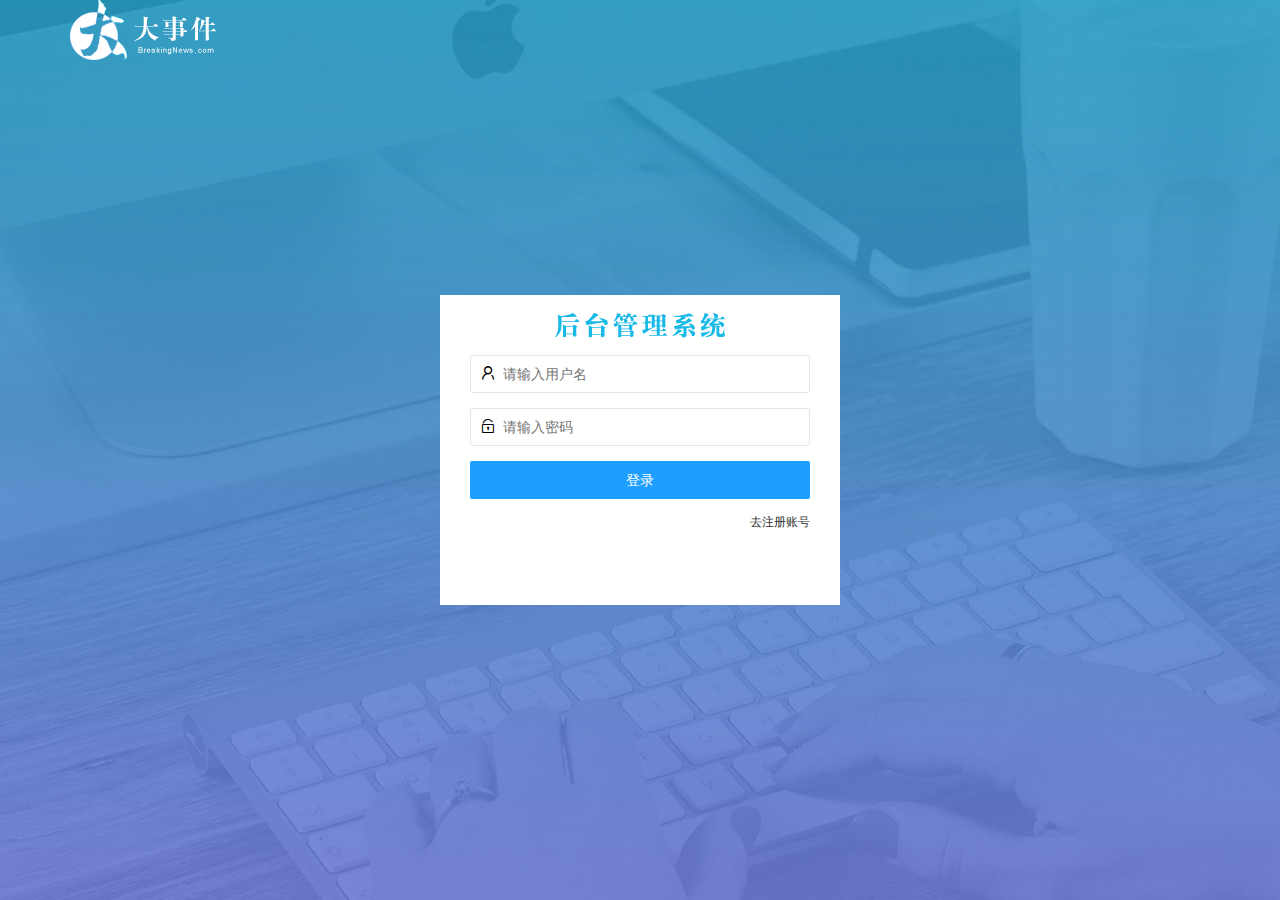
<file: login.html>
<!DOCTYPE html>
<html lang="en">

<head>
    <meta charset="UTF-8">
    <meta name="viewport" content="width=device-width, initial-scale=1.0">
    <title>Document</title>
    <!-- 导入layui样式 -->
    <link rel="stylesheet" href="/assets/lib/layui/css/layui.css">
    <!-- 导入login.css -->
    <link rel="stylesheet" href="/assets/css/login.css">
</head>

<body>
    <!-- 头部LOGO区域 -->
    <div class="layui-main">
        <img src="/assets/images/logo.png" alt="" />
    </div>

    <!-- 登录注册区域 -->
    <div class="loginAndRegBox">
        <div class="title-box"></div>
        <!-- 登录的div -->
        <div class="login-box">
            <!-- 登录的表单 -->
            <form class="layui-form" id="form_login">
                <!-- 用户名 -->
                <div class="layui-form-item">
                    <i class="layui-icon layui-icon-username"></i>
                    <input type="text" name="username" required lay-verify="required" placeholder="请输入用户名"
                        autocomplete="off" class="layui-input" />
                </div>
                <!-- 密码 -->
                <div class="layui-form-item">
                    <i class="layui-icon layui-icon-password"></i>
                    <input type="password" name="password" required lay-verify="required|pwd" placeholder="请输入密码"
                        autocomplete="off" class="layui-input" />
                </div>
                <!-- 登录按钮 -->
                <div class="layui-form-item">
                    <!-- 注意：表单提交按钮和普通按钮的区别，就是 lay-submit 属性 -->
                    <button class="layui-btn layui-btn-fluid layui-btn-normal" lay-submit>登录</button>
                </div>
                <div class="layui-form-item links">
                    <a href="javascript:;" id="link_reg">去注册账号</a>
                </div>
            </form>
        </div>
        <!-- 注册的div -->
        <div class="reg-box">
            <!-- 注册的表单 -->
            <form class="layui-form" id="form_reg">
                <!-- 用户名 -->
                <div class="layui-form-item">
                    <i class="layui-icon layui-icon-username"></i>
                    <input type="text" name="username" required lay-verify="required" placeholder="请输入用户名"
                        autocomplete="off" class="layui-input" />
                </div>
                <!-- 密码 -->
                <div class="layui-form-item">
                    <i class="layui-icon layui-icon-password"></i>
                    <input type="password" name="password" required lay-verify="required|pwd" placeholder="请输入密码"
                        autocomplete="off" class="layui-input" />
                </div>
                <!-- 密码确认框 -->
                <div class="layui-form-item">
                    <i class="layui-icon layui-icon-password"></i>
                    <input type="password" name="repassword" required lay-verify="required|pwd|repwd"
                        placeholder="再次确认密码" autocomplete="off" class="layui-input" />
                </div>
                <!-- 注册按钮 -->
                <div class="layui-form-item">
                    <!-- 注意：表单提交按钮和普通按钮的区别，就是 lay-submit 属性 -->
                    <button class="layui-btn layui-btn-fluid layui-btn-normal" lay-submit>注册</button>
                </div>
                <div class="layui-form-item links">
                    <a href="javascript:;" id="link_login">去登录</a>
                </div>
            </form>
        </div>
    </div>
    <!-- 带入layui的脚本 -->
    <script src="/assets/lib/layui/layui.all.js"></script>
    <!-- 导入jQuery脚本 -->
    <script src="/assets/lib/jquery.js"></script>
    <!-- 导入自己封装的baseAPI脚本 -->
    <script src="/assets/js/baseAPI.js"></script>
    <!-- 导入自己的login.js脚本 -->
    <script src="/assets/js/login.js"></script>

</body>

</html>
</file>
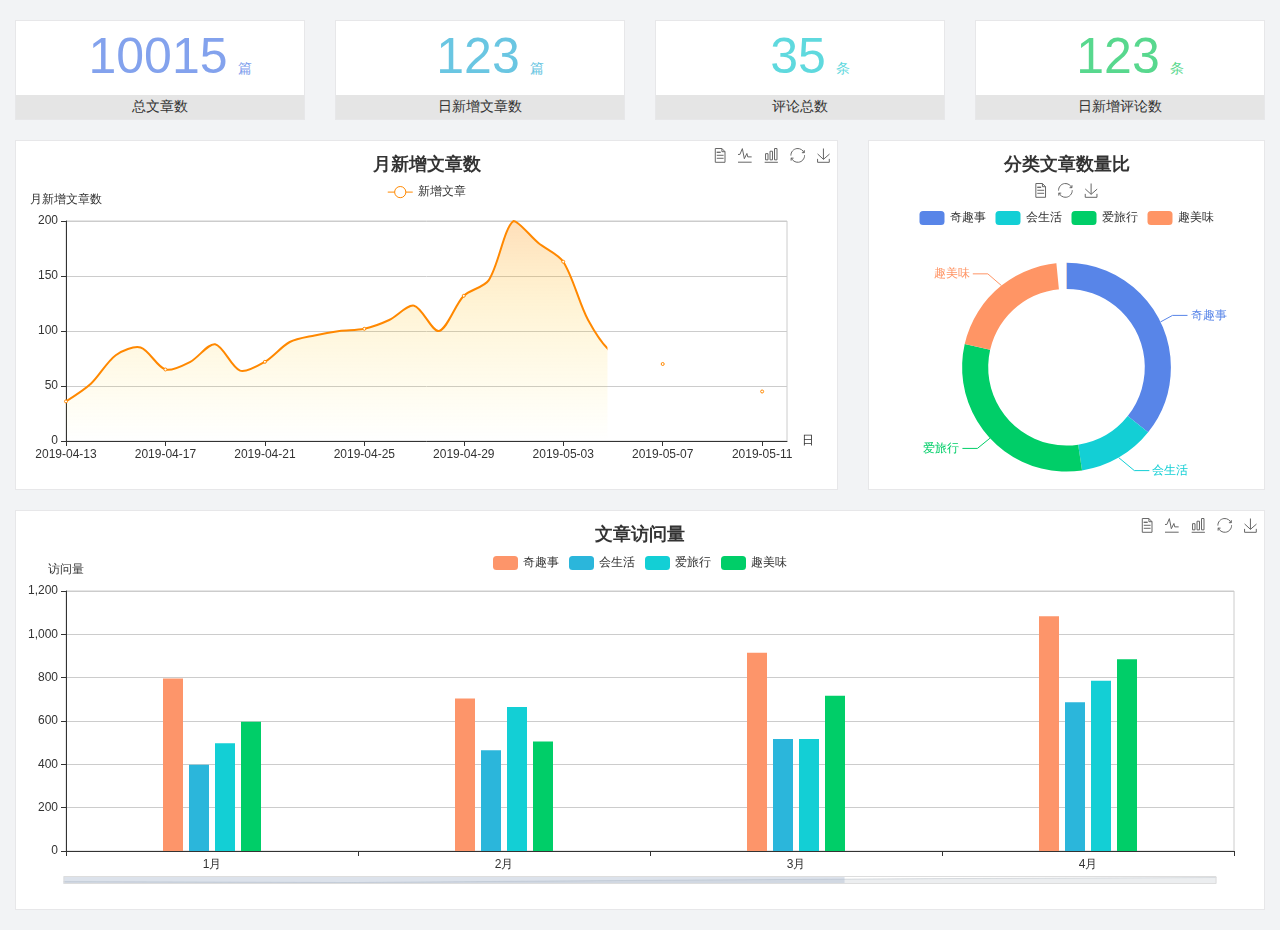
<file: home/dashboard.html>
<!DOCTYPE html>
<html lang="en">

<head>
  <meta charset="UTF-8">
  <meta name="viewport" content="width=device-width, initial-scale=1.0">
  <meta http-equiv="X-UA-Compatible" content="ie=edge">
  <title>图表统计</title>
  <link rel="stylesheet" href="../../assets/lib/bootstrap.css" />
  <link rel="stylesheet" href="../../assets/lib/main.css" />
  <script src="../../assets/lib/jquery.js"></script>
  <script type="text/javascript" src="../../assets/lib/echarts.min.js"></script>
</head>

<body>
  <div class="container-fluid">
    <div class="row spannel_list">
      <div class="col-sm-3 col-xs-6">
        <div class="spannel">
          <em>10015</em><span>篇</span>
          <b>总文章数</b>
        </div>
      </div>
      <div class="col-sm-3 col-xs-6">
        <div class="spannel scolor01">
          <em>123</em><span>篇</span>
          <b>日新增文章数</b>
        </div>
      </div>
      <div class="col-sm-3 col-xs-6">
        <div class="spannel scolor02">
          <em>35</em><span>条</span>
          <b>评论总数</b>
        </div>
      </div>
      <div class="col-sm-3 col-xs-6">
        <div class="spannel scolor03">
          <em>123</em><span>条</span>
          <b>日新增评论数</b>
        </div>
      </div>
    </div>
  </div>

  <div class="container-fluid">
    <div class="row curve-pie">
      <div class="col-lg-8 col-md-8">
        <div class="gragh_pannel" id="curve_show"></div>
      </div>
      <div class="col-lg-4 col-md-4">
        <div class="gragh_pannel" id="pie_show"></div>
      </div>
    </div>
  </div>

  <div class="container-fluid">
    <div class="column_pannel" id="column_show"></div>
  </div>

  <script>
    var oChart = echarts.init(document.getElementById('curve_show'));
    var aList_all = [
      { 'count': 36, 'date': '2019-04-13' },
      { 'count': 52, 'date': '2019-04-14' },
      { 'count': 78, 'date': '2019-04-15' },
      { 'count': 85, 'date': '2019-04-16' },
      { 'count': 65, 'date': '2019-04-17' },
      { 'count': 72, 'date': '2019-04-18' },
      { 'count': 88, 'date': '2019-04-19' },
      { 'count': 64, 'date': '2019-04-20' },
      { 'count': 72, 'date': '2019-04-21' },
      { 'count': 90, 'date': '2019-04-22' },
      { 'count': 96, 'date': '2019-04-23' },
      { 'count': 100, 'date': '2019-04-24' },
      { 'count': 102, 'date': '2019-04-25' },
      { 'count': 110, 'date': '2019-04-26' },
      { 'count': 123, 'date': '2019-04-27' },
      { 'count': 100, 'date': '2019-04-28' },
      { 'count': 132, 'date': '2019-04-29' },
      { 'count': 146, 'date': '2019-04-30' },
      { 'count': 200, 'date': '2019-05-01' },
      { 'count': 180, 'date': '2019-05-02' },
      { 'count': 163, 'date': '2019-05-03' },
      { 'count': 110, 'date': '2019-05-04' },
      { 'count': 80, 'date': '2019-05-05' },
      { 'count': 82, 'date': '2019-05-06' },
      { 'count': 70, 'date': '2019-05-07' },
      { 'count': 65, 'date': '2019-05-08' },
      { 'count': 54, 'date': '2019-05-09' },
      { 'count': 40, 'date': '2019-05-10' },
      { 'count': 45, 'date': '2019-05-11' },
      { 'count': 38, 'date': '2019-05-12' },
    ];

    let aCount = [];
    let aDate = [];

    for (var i = 0; i < aList_all.length; i++) {
      aCount.push(aList_all[i].count);
      aDate.push(aList_all[i].date);
    }

    var chartopt = {
      title: {
        text: '月新增文章数',
        left: 'center',
        top: '10'
      },
      tooltip: {
        trigger: 'axis'
      },
      legend: {
        data: ['新增文章'],
        top: '40'
      },
      toolbox: {
        show: true,
        feature: {
          mark: { show: true },
          dataView: { show: true, readOnly: false },
          magicType: { show: true, type: ['line', 'bar'] },
          restore: { show: true },
          saveAsImage: { show: true }
        }
      },
      calculable: true,
      xAxis: [
        {
          name: '日',
          type: 'category',
          boundaryGap: false,
          data: aDate
        }
      ],
      yAxis: [
        {
          name: '月新增文章数',
          type: 'value'
        }
      ],
      series: [
        {
          name: '新增文章',
          type: 'line',
          smooth: true,
          itemStyle: { normal: { areaStyle: { type: 'default' }, color: '#f80' }, lineStyle: { color: '#f80' } },
          data: aCount
        }],
      areaStyle: {
        normal: {
          color: new echarts.graphic.LinearGradient(0, 0, 0, 1, [{
            offset: 0,
            color: 'rgba(255,136,0,0.39)'
          }, {
            offset: .34,
            color: 'rgba(255,180,0,0.25)'
          }, {
            offset: 1,
            color: 'rgba(255,222,0,0.00)'
          }])

        }
      },
      grid: {
        show: true,
        x: 50,
        x2: 50,
        y: 80,
        height: 220
      }
    };

    oChart.setOption(chartopt);


    var oPie = echarts.init(document.getElementById('pie_show'));
    var oPieopt =
    {
      title: {
        top: 10,
        text: '分类文章数量比',
        x: 'center'
      },
      tooltip: {
        trigger: 'item',
        formatter: "{a} <br/>{b} : {c} ({d}%)"
      },
      color: ['#5885e8', '#13cfd5', '#00ce68', '#ff9565'],
      legend: {
        x: 'center',
        top: 65,
        data: ['奇趣事', '会生活', '爱旅行', '趣美味']
      },
      toolbox: {
        show: true,
        x: 'center',
        top: 35,
        feature: {
          mark: { show: true },
          dataView: { show: true, readOnly: false },
          magicType: {
            show: true,
            type: ['pie', 'funnel'],
            option: {
              funnel: {
                x: '25%',
                width: '50%',
                funnelAlign: 'left',
                max: 1548
              }
            }
          },
          restore: { show: true },
          saveAsImage: { show: true }
        }
      },
      calculable: true,
      series: [
        {
          name: '访问来源',
          type: 'pie',
          radius: ['45%', '60%'],
          center: ['50%', '65%'],
          data: [
            { value: 300, name: '奇趣事' },
            { value: 100, name: '会生活' },
            { value: 260, name: '爱旅行' },
            { value: 180, name: '趣美味' }
          ]
        }
      ]
    };
    oPie.setOption(oPieopt);



    var oColumn = this.echarts.init(document.getElementById('column_show'));
    var oColumnopt =
    {
      title: {
        text: '文章访问量',
        left: 'center',
        top: '10'
      },
      tooltip: {
        trigger: 'axis'
      },
      legend: {
        data: ['奇趣事', '会生活', '爱旅行', '趣美味'],
        top: '40'
      },
      toolbox: {
        show: true,
        feature: {
          mark: { show: true },
          dataView: { show: true, readOnly: false },
          magicType: { show: true, type: ['line', 'bar'] },
          restore: { show: true },
          saveAsImage: { show: true }
        }
      },
      calculable: true,
      xAxis: [
        {
          type: 'category',
          data: ['1月', '2月', '3月', '4月', '5月']
        }
      ],
      yAxis: [
        {
          name: '访问量',
          type: 'value'
        }
      ],
      series: [
        {
          name: '奇趣事',
          type: 'bar',
          barWidth: 20,
          itemStyle: {
            normal: { areaStyle: { type: 'default' }, color: '#fd956a' }
          },
          data: [800, 708, 920, 1090, 1200]
        },
        {
          name: '会生活',
          type: 'bar',
          barWidth: 20,
          itemStyle: {
            normal: { areaStyle: { type: 'default' }, color: '#2bb6db' }
          },
          data: [400, 468, 520, 690, 800]
        },
        {
          name: '爱旅行',
          type: 'bar',
          barWidth: 20,
          itemStyle: {
            normal: { areaStyle: { type: 'default' }, color: '#13cfd5' }
          },
          data: [500, 668, 520, 790, 900]
        },
        {
          name: '趣美味',
          type: 'bar',
          barWidth: 20,
          itemStyle: {
            normal: { areaStyle: { type: 'default' }, color: '#00ce68' }
          },
          data: [600, 508, 720, 890, 1000]
        }
      ],
      grid: {
        show: true,
        x: 50,
        x2: 30,
        y: 80,
        height: 260
      },
      dataZoom: [//给x轴设置滚动条
        {
          start: 0,//默认为0
          end: 100 - 1000 / 31,//默认为100
          type: 'slider',
          show: true,
          xAxisIndex: [0],
          handleSize: 0,//滑动条的 左右2个滑动条的大小
          height: 8,//组件高度
          left: 45, //左边的距离
          right: 50,//右边的距离
          bottom: 26,//右边的距离
          handleColor: '#ddd',//h滑动图标的颜色
          handleStyle: {
            borderColor: "#cacaca",
            borderWidth: "1",
            shadowBlur: 2,
            background: "#ddd",
            shadowColor: "#ddd",
          }
        }]
    };
    oColumn.setOption(oColumnopt);
  </script>
</body>

</html>
</file>
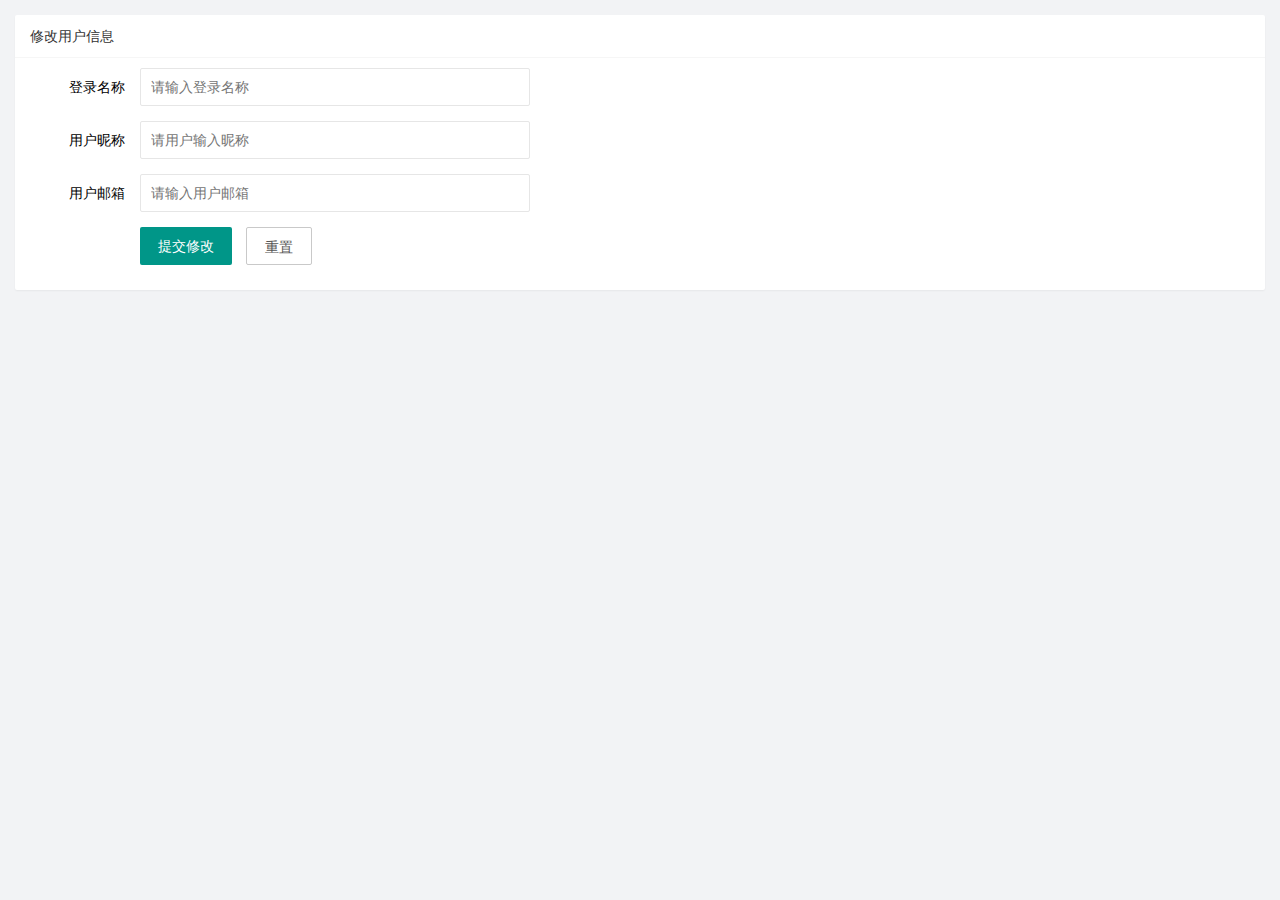
<file: user/user.info.html>
<!DOCTYPE html>
<html lang="en">

<head>
    <meta charset="UTF-8">
    <meta name="viewport" content="width=device-width, initial-scale=1.0">
    <title>Document</title>
    <!-- 引入layui的样式文件 -->
    <link rel="stylesheet" href="/assets/lib/layui/css/layui.css">
    <!--引入user.info的样式文件 -->
    <link rel="stylesheet" href="/assets/user/user.info.css" />
</head>

<body>
    <div class="layui-card">
        <div class="layui-card-header">修改用户信息</div>
        <div class="layui-card-body">
            <form class="layui-form" lay-filter="formUserInfo">
                <input type="hidden" name="id" value="">
                <div class="layui-form-item">
                    <label class="layui-form-label">登录名称</label>
                    <div class="layui-input-block">
                        <input type="text" name="username" required lay-verify="required" readonly placeholder="请输入登录名称" autocomplete="off"
                            class="layui-input">
                    </div>
                </div>
                <div class="layui-form-item">
                    <label class="layui-form-label">用户昵称</label>
                    <div class="layui-input-block">
                        <input type="text" name="nickname" required lay-verify="required" placeholder="请用户输入昵称"
                            autocomplete="off" class="layui-input">
                    </div>
                </div>
                <div class="layui-form-item">
                    <label class="layui-form-label">用户邮箱</label>
                    <div class="layui-input-block">
                        <input type="text" name="email" required lay-verify="required" placeholder="请输入用户邮箱"
                            autocomplete="off" class="layui-input">
                    </div>
                </div>
                <div class="layui-form-item">
                    <div class="layui-input-block">
                        <button class="layui-btn" lay-submit lay-filter="formDemo">提交修改</button>
                        <button type="reset" class="layui-btn layui-btn-primary" id="btnReset">重置</button>
                    </div>
                </div>
            </form>
        </div>
</body>
<!-- 导入jQuery的js文件 -->
<script src="/assets/lib/jquery.js"></script>
<!-- 导入layui的js文件 -->
<script src="/assets/lib/layui/layui.all.js"></script>
<!-- 导入封装的baseAPI.JS文件 -->
<script src="/assets/js/baseAPI.js"></script>
<!-- 导入user_info.js文件 -->
<script src="/assets/js/user/user_info.js"></script>

</html>
</file>
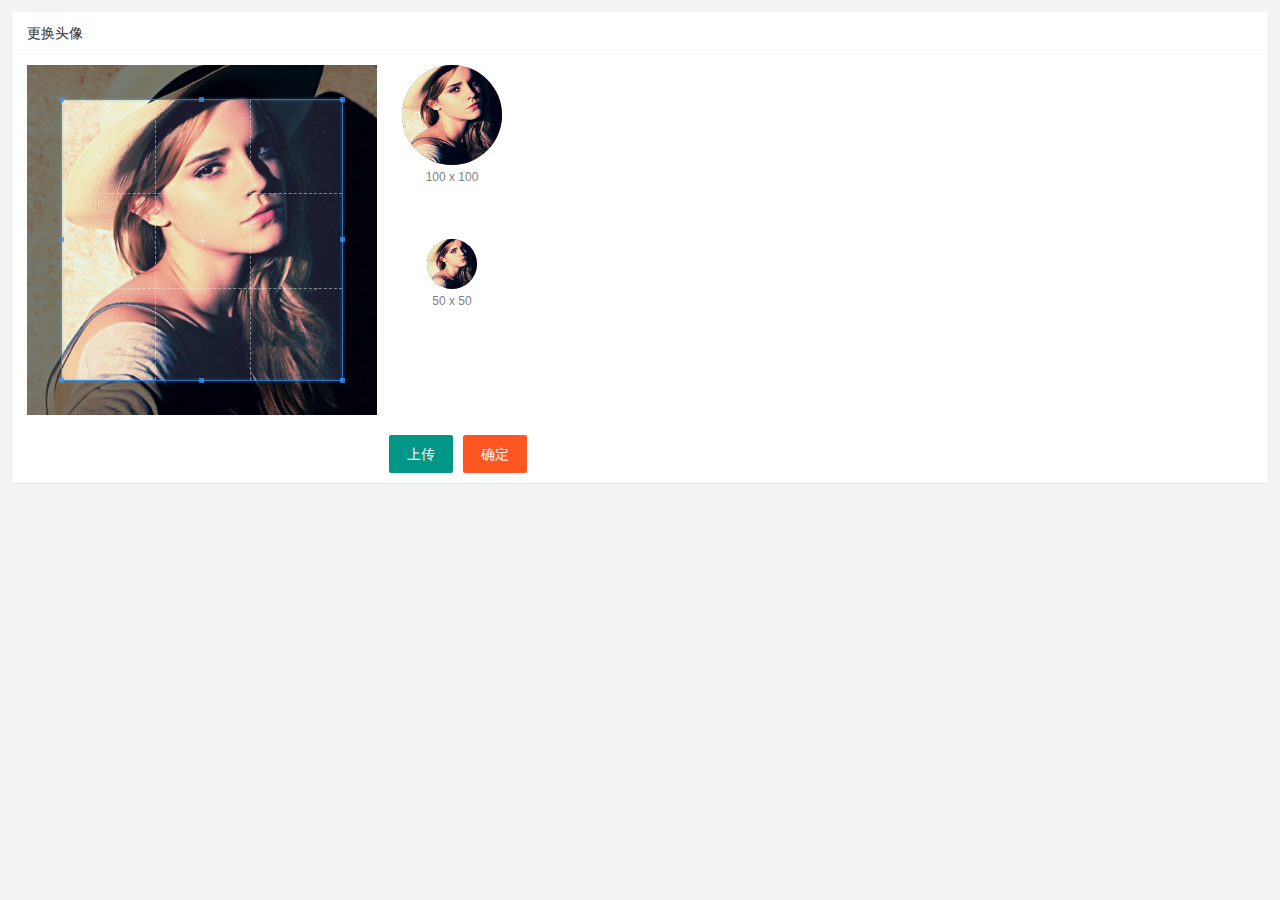
<file: user/user_avatar.html>
<!DOCTYPE html>
<html lang="en">

<head>
    <meta charset="UTF-8">
    <meta name="viewport" content="width=device-width, initial-scale=1.0">
    <title>Document</title>
    <!-- 引入layui的样式文件 -->
    <link rel="stylesheet" href="/assets/lib/layui/css/layui.css" />
    <!-- 导入corpper的样式文件 -->
    <link rel="stylesheet" href="/assets/lib/cropper/cropper.css" />
    <!-- 导入user_avatar的样式文件 -->
    <link rel="stylesheet" href="/assets/user/user_avatar.css" />
</head>

<body>
    <div class="layui-card">
        <div class="layui-card-header">更换头像</div>
        <div class="layui-card-body">
            <!-- 第一行的图片裁剪和预览区域 -->
            <div class="row1">
                <!-- 图片裁剪区域 -->
                <div class="cropper-box">
                    <!-- 这个 img 标签很重要，将来会把它初始化为裁剪区域 -->
                    <img id="image" src="/assets/images/sample.jpg" />
                </div>
                <!-- 图片的预览区域 -->
                <div class="preview-box">
                    <div>
                        <!-- 宽高为 100px 的预览区域 -->
                        <div class="img-preview w100"></div>
                        <p class="size">100 x 100</p>
                    </div>
                    <div>
                        <!-- 宽高为 50px 的预览区域 -->
                        <div class="img-preview w50"></div>
                        <p class="size">50 x 50</p>
                    </div>
                </div>
            </div>

            <!-- 第二行的按钮区域 -->
            <div class="row2">
                <input type="file" id="file" accept="image/png,image/jpeg" />
                <button type="button" class="layui-btn" id="btnChooseImage">上传</button>
                <button type="button" class="layui-btn layui-btn-danger" id="btnUpload">确定</button>
            </div>
        </div>
    </div>


    <script src="/assets/lib/layui/layui.all.js"></script>
    <script src="/assets/lib/jquery.js"></script>
    <script src="/assets/lib/cropper/Cropper.js"></script>
    <script src="/assets/lib/cropper/jquery-cropper.js"></script>
    <script src="/assets/js/baseAPI.js"></script>
    <script src="/assets/js/user/user.avatar.js"></script>
</body>

</html>
</file>
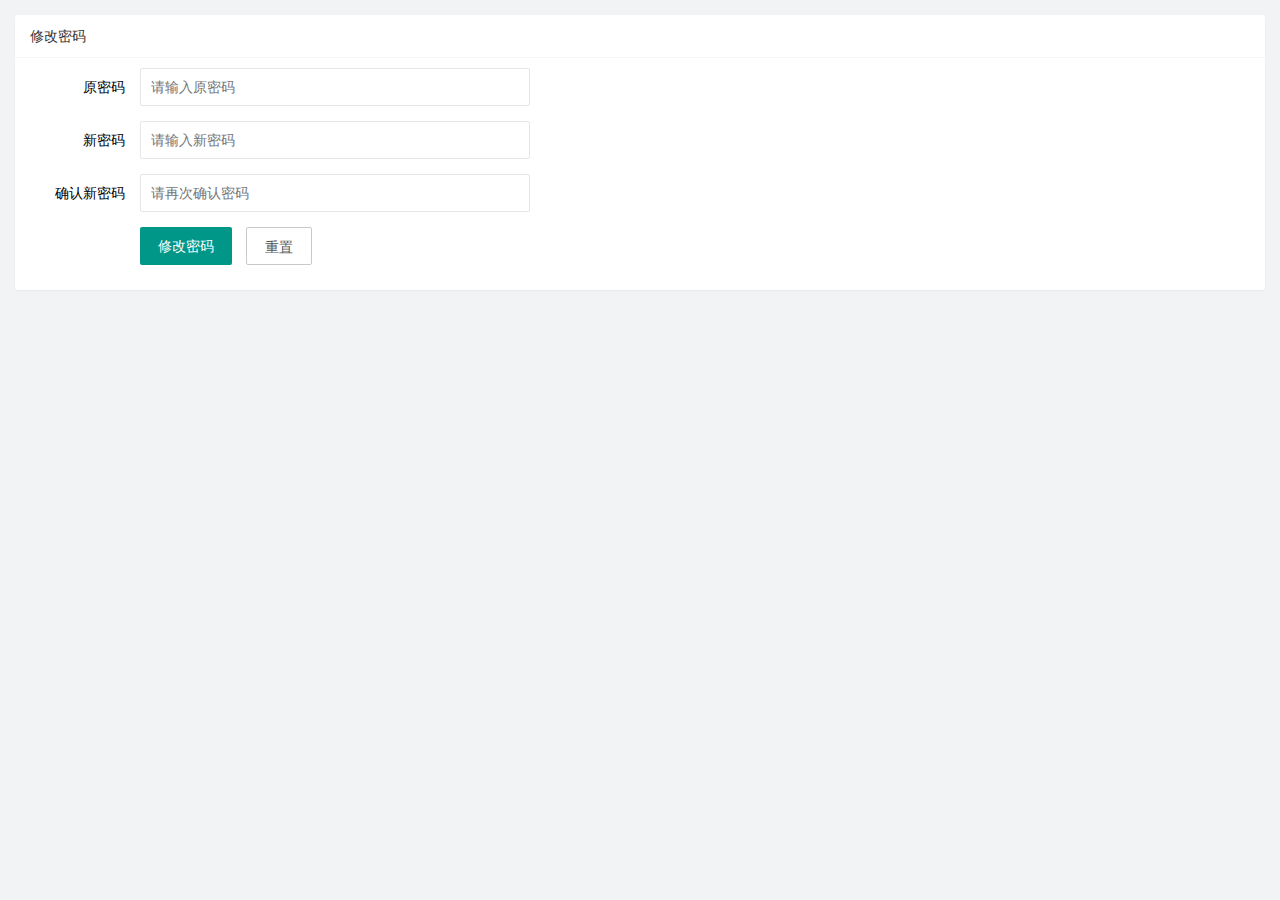
<file: user/user_pwd.html>
<!DOCTYPE html>
<html lang="en">

<head>
    <meta charset="UTF-8" />
    <meta name="viewport" content="width=device-width, initial-scale=1.0" />
    <title>Document</title>
    <link rel="stylesheet" href="/assets/lib/layui/css/layui.css">
    <link rel="stylesheet" href="/assets/user/user_pwd.css">
</head>

<body>
    <!-- 卡片区域 -->
    <div class="layui-card">
        <div class="layui-card-header">修改密码</div>
        <div class="layui-card-body">
            <form class="layui-form">
                <div class="layui-form-item">
                    <label class="layui-form-label">原密码</label>
                    <div class="layui-input-block">
                        <input type="password" name="oldPwd" required lay-verify="required|pwd" placeholder="请输入原密码"
                            autocomplete="off" class="layui-input" />
                    </div>
                </div>
                <div class="layui-form-item">
                    <label class="layui-form-label">新密码</label>
                    <div class="layui-input-block">
                        <input type="password" name="newPwd" required lay-verify="required|pwd|samePwd"
                            placeholder="请输入新密码" autocomplete="off" class="layui-input" />
                    </div>
                </div>
                <div class="layui-form-item">
                    <label class="layui-form-label">确认新密码</label>
                    <div class="layui-input-block">
                        <input type="password" name="rePwd" required lay-verify="required|pwd|rePwd"
                            placeholder="请再次确认密码" autocomplete="off" class="layui-input" />
                    </div>
                </div>
                <div class="layui-form-item">
                    <div class="layui-input-block">
                        <button class="layui-btn" lay-submit lay-filter="formDemo">修改密码</button>
                        <button type="reset" class="layui-btn layui-btn-primary">重置</button>
                    </div>
                </div>
            </form>
        </div>
    </div>

    <!-- 导入 layui 的 js -->
    <script src="/assets/lib/layui/layui.all.js"></script>
    <!-- 导入 jQuery -->
    <script src="/assets/lib/jquery.js"></script>
    <!-- 导入 baseAPI -->
    <script src="/assets/js/baseAPI.js"></script>
    <!-- 导入自己的 js -->
    <script src="/assets/js/user/user_pwd.js"></script>
</body>

</html>
</file>
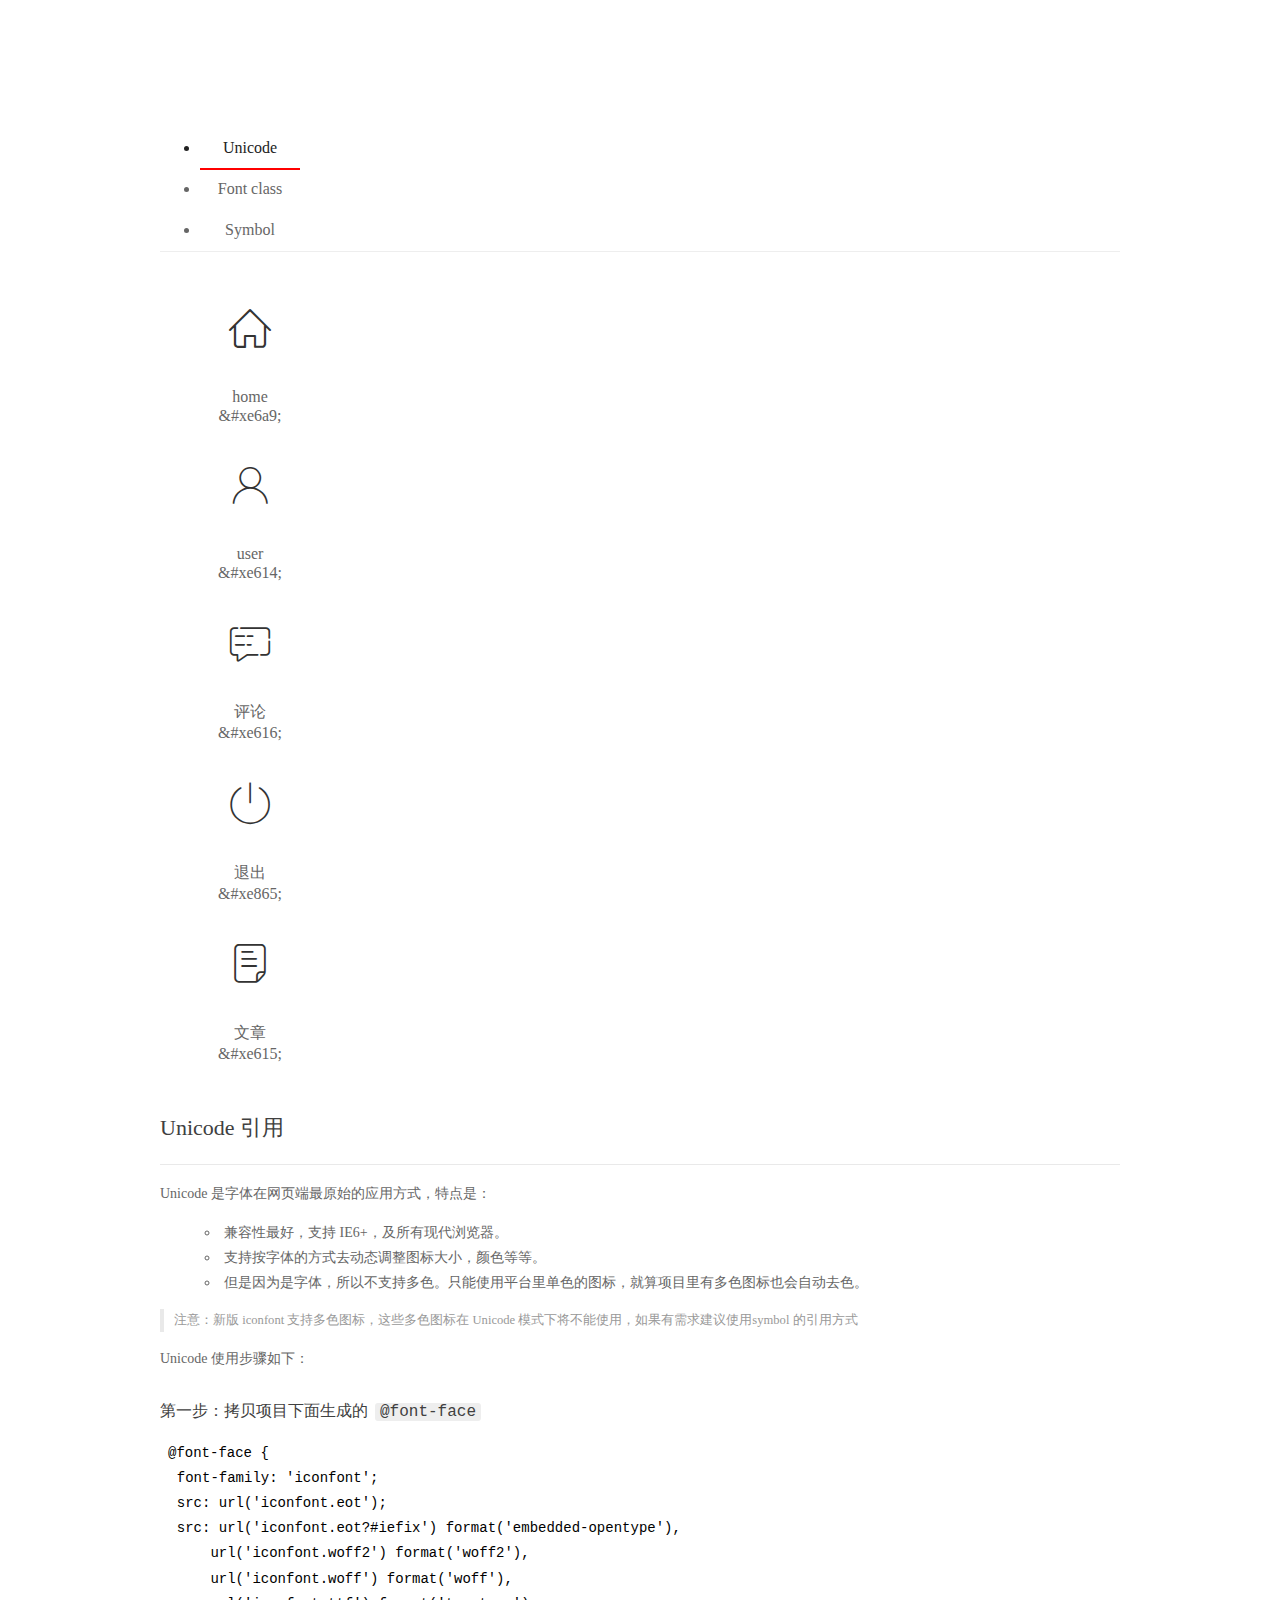
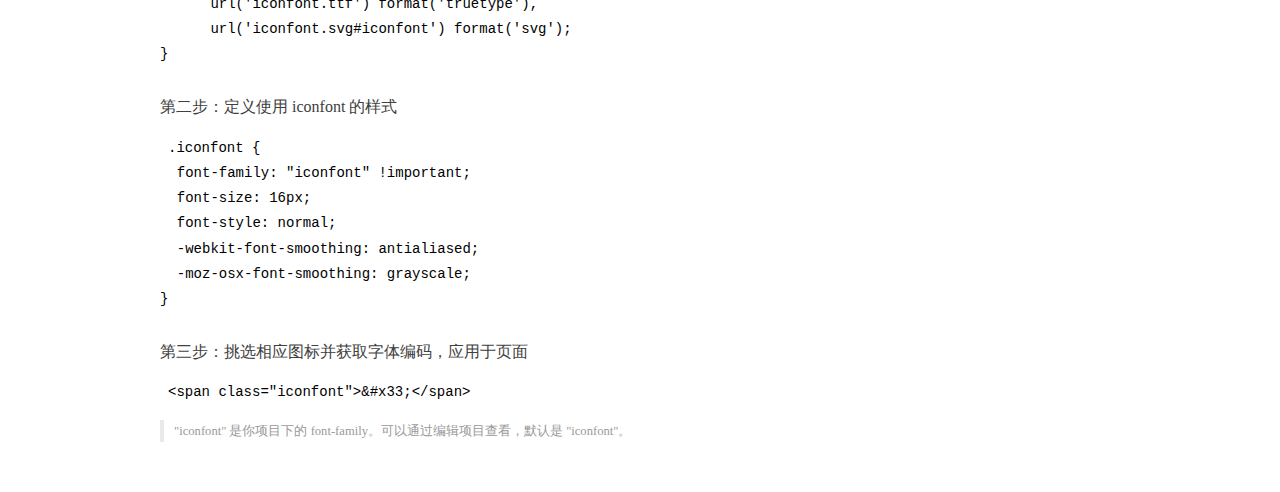
<file: assets/fonts/demo_index.html>
<!DOCTYPE html>
<html>
<head>
  <meta charset="utf-8"/>
  <title>IconFont Demo</title>
  <link rel="shortcut icon" href="https://gtms04.alicdn.com/tps/i4/TB1_oz6GVXXXXaFXpXXJDFnIXXX-64-64.ico" type="image/x-icon"/>
  <link rel="stylesheet" href="https://g.alicdn.com/thx/cube/1.3.2/cube.min.css">
  <link rel="stylesheet" href="demo.css">
  <link rel="stylesheet" href="iconfont.css">
  <script src="iconfont.js"></script>
  <!-- jQuery -->
  <script src="https://a1.alicdn.com/oss/uploads/2018/12/26/7bfddb60-08e8-11e9-9b04-53e73bb6408b.js"></script>
  <!-- 代码高亮 -->
  <script src="https://a1.alicdn.com/oss/uploads/2018/12/26/a3f714d0-08e6-11e9-8a15-ebf944d7534c.js"></script>
</head>
<body>
  <div class="main">
    <h1 class="logo"><a href="https://www.iconfont.cn/" title="iconfont 首页" target="_blank">&#xe86b;</a></h1>
    <div class="nav-tabs">
      <ul id="tabs" class="dib-box">
        <li class="dib active"><span>Unicode</span></li>
        <li class="dib"><span>Font class</span></li>
        <li class="dib"><span>Symbol</span></li>
      </ul>
      
    </div>
    <div class="tab-container">
      <div class="content unicode" style="display: block;">
          <ul class="icon_lists dib-box">
          
            <li class="dib">
              <span class="icon iconfont">&#xe6a9;</span>
                <div class="name">home</div>
                <div class="code-name">&amp;#xe6a9;</div>
              </li>
          
            <li class="dib">
              <span class="icon iconfont">&#xe614;</span>
                <div class="name">user</div>
                <div class="code-name">&amp;#xe614;</div>
              </li>
          
            <li class="dib">
              <span class="icon iconfont">&#xe616;</span>
                <div class="name">评论</div>
                <div class="code-name">&amp;#xe616;</div>
              </li>
          
            <li class="dib">
              <span class="icon iconfont">&#xe865;</span>
                <div class="name">退出</div>
                <div class="code-name">&amp;#xe865;</div>
              </li>
          
            <li class="dib">
              <span class="icon iconfont">&#xe615;</span>
                <div class="name">文章</div>
                <div class="code-name">&amp;#xe615;</div>
              </li>
          
          </ul>
          <div class="article markdown">
          <h2 id="unicode-">Unicode 引用</h2>
          <hr>

          <p>Unicode 是字体在网页端最原始的应用方式，特点是：</p>
          <ul>
            <li>兼容性最好，支持 IE6+，及所有现代浏览器。</li>
            <li>支持按字体的方式去动态调整图标大小，颜色等等。</li>
            <li>但是因为是字体，所以不支持多色。只能使用平台里单色的图标，就算项目里有多色图标也会自动去色。</li>
          </ul>
          <blockquote>
            <p>注意：新版 iconfont 支持多色图标，这些多色图标在 Unicode 模式下将不能使用，如果有需求建议使用symbol 的引用方式</p>
          </blockquote>
          <p>Unicode 使用步骤如下：</p>
          <h3 id="-font-face">第一步：拷贝项目下面生成的 <code>@font-face</code></h3>
<pre><code class="language-css"
>@font-face {
  font-family: 'iconfont';
  src: url('iconfont.eot');
  src: url('iconfont.eot?#iefix') format('embedded-opentype'),
      url('iconfont.woff2') format('woff2'),
      url('iconfont.woff') format('woff'),
      url('iconfont.ttf') format('truetype'),
      url('iconfont.svg#iconfont') format('svg');
}
</code></pre>
          <h3 id="-iconfont-">第二步：定义使用 iconfont 的样式</h3>
<pre><code class="language-css"
>.iconfont {
  font-family: "iconfont" !important;
  font-size: 16px;
  font-style: normal;
  -webkit-font-smoothing: antialiased;
  -moz-osx-font-smoothing: grayscale;
}
</code></pre>
          <h3 id="-">第三步：挑选相应图标并获取字体编码，应用于页面</h3>
<pre>
<code class="language-html"
>&lt;span class="iconfont"&gt;&amp;#x33;&lt;/span&gt;
</code></pre>
          <blockquote>
            <p>"iconfont" 是你项目下的 font-family。可以通过编辑项目查看，默认是 "iconfont"。</p>
          </blockquote>
          </div>
      </div>
      <div class="content font-class">
        <ul class="icon_lists dib-box">
          
          <li class="dib">
            <span class="icon iconfont icon-home"></span>
            <div class="name">
              home
            </div>
            <div class="code-name">.icon-home
            </div>
          </li>
          
          <li class="dib">
            <span class="icon iconfont icon-user"></span>
            <div class="name">
              user
            </div>
            <div class="code-name">.icon-user
            </div>
          </li>
          
          <li class="dib">
            <span class="icon iconfont icon-pinglun"></span>
            <div class="name">
              评论
            </div>
            <div class="code-name">.icon-pinglun
            </div>
          </li>
          
          <li class="dib">
            <span class="icon iconfont icon-tuichu"></span>
            <div class="name">
              退出
            </div>
            <div class="code-name">.icon-tuichu
            </div>
          </li>
          
          <li class="dib">
            <span class="icon iconfont icon-16"></span>
            <div class="name">
              文章
            </div>
            <div class="code-name">.icon-16
            </div>
          </li>
          
        </ul>
        <div class="article markdown">
        <h2 id="font-class-">font-class 引用</h2>
        <hr>

        <p>font-class 是 Unicode 使用方式的一种变种，主要是解决 Unicode 书写不直观，语意不明确的问题。</p>
        <p>与 Unicode 使用方式相比，具有如下特点：</p>
        <ul>
          <li>兼容性良好，支持 IE8+，及所有现代浏览器。</li>
          <li>相比于 Unicode 语意明确，书写更直观。可以很容易分辨这个 icon 是什么。</li>
          <li>因为使用 class 来定义图标，所以当要替换图标时，只需要修改 class 里面的 Unicode 引用。</li>
          <li>不过因为本质上还是使用的字体，所以多色图标还是不支持的。</li>
        </ul>
        <p>使用步骤如下：</p>
        <h3 id="-fontclass-">第一步：引入项目下面生成的 fontclass 代码：</h3>
<pre><code class="language-html">&lt;link rel="stylesheet" href="./iconfont.css"&gt;
</code></pre>
        <h3 id="-">第二步：挑选相应图标并获取类名，应用于页面：</h3>
<pre><code class="language-html">&lt;span class="iconfont icon-xxx"&gt;&lt;/span&gt;
</code></pre>
        <blockquote>
          <p>"
            iconfont" 是你项目下的 font-family。可以通过编辑项目查看，默认是 "iconfont"。</p>
        </blockquote>
      </div>
      </div>
      <div class="content symbol">
          <ul class="icon_lists dib-box">
          
            <li class="dib">
                <svg class="icon svg-icon" aria-hidden="true">
                  <use xlink:href="#icon-home"></use>
                </svg>
                <div class="name">home</div>
                <div class="code-name">#icon-home</div>
            </li>
          
            <li class="dib">
                <svg class="icon svg-icon" aria-hidden="true">
                  <use xlink:href="#icon-user"></use>
                </svg>
                <div class="name">user</div>
                <div class="code-name">#icon-user</div>
            </li>
          
            <li class="dib">
                <svg class="icon svg-icon" aria-hidden="true">
                  <use xlink:href="#icon-pinglun"></use>
                </svg>
                <div class="name">评论</div>
                <div class="code-name">#icon-pinglun</div>
            </li>
          
            <li class="dib">
                <svg class="icon svg-icon" aria-hidden="true">
                  <use xlink:href="#icon-tuichu"></use>
                </svg>
                <div class="name">退出</div>
                <div class="code-name">#icon-tuichu</div>
            </li>
          
            <li class="dib">
                <svg class="icon svg-icon" aria-hidden="true">
                  <use xlink:href="#icon-16"></use>
                </svg>
                <div class="name">文章</div>
                <div class="code-name">#icon-16</div>
            </li>
          
          </ul>
          <div class="article markdown">
          <h2 id="symbol-">Symbol 引用</h2>
          <hr>

          <p>这是一种全新的使用方式，应该说这才是未来的主流，也是平台目前推荐的用法。相关介绍可以参考这篇<a href="">文章</a>
            这种用法其实是做了一个 SVG 的集合，与另外两种相比具有如下特点：</p>
          <ul>
            <li>支持多色图标了，不再受单色限制。</li>
            <li>通过一些技巧，支持像字体那样，通过 <code>font-size</code>, <code>color</code> 来调整样式。</li>
            <li>兼容性较差，支持 IE9+，及现代浏览器。</li>
            <li>浏览器渲染 SVG 的性能一般，还不如 png。</li>
          </ul>
          <p>使用步骤如下：</p>
          <h3 id="-symbol-">第一步：引入项目下面生成的 symbol 代码：</h3>
<pre><code class="language-html">&lt;script src="./iconfont.js"&gt;&lt;/script&gt;
</code></pre>
          <h3 id="-css-">第二步：加入通用 CSS 代码（引入一次就行）：</h3>
<pre><code class="language-html">&lt;style&gt;
.icon {
  width: 1em;
  height: 1em;
  vertical-align: -0.15em;
  fill: currentColor;
  overflow: hidden;
}
&lt;/style&gt;
</code></pre>
          <h3 id="-">第三步：挑选相应图标并获取类名，应用于页面：</h3>
<pre><code class="language-html">&lt;svg class="icon" aria-hidden="true"&gt;
  &lt;use xlink:href="#icon-xxx"&gt;&lt;/use&gt;
&lt;/svg&gt;
</code></pre>
          </div>
      </div>

    </div>
  </div>
  <script>
  $(document).ready(function () {
      $('.tab-container .content:first').show()

      $('#tabs li').click(function (e) {
        var tabContent = $('.tab-container .content')
        var index = $(this).index()

        if ($(this).hasClass('active')) {
          return
        } else {
          $('#tabs li').removeClass('active')
          $(this).addClass('active')

          tabContent.hide().eq(index).fadeIn()
        }
      })
    })
  </script>
</body>
</html>
</file>
<file: assets/lib/layui/css/layui.css>
/** layui-v2.5.5 MIT License By https://www.layui.com */
 .layui-inline,img{display:inline-block;vertical-align:middle}h1,h2,h3,h4,h5,h6{font-weight:400}.layui-edge,.layui-header,.layui-inline,.layui-main{position:relative}.layui-body,.layui-edge,.layui-elip{overflow:hidden}.layui-btn,.layui-edge,.layui-inline,img{vertical-align:middle}.layui-btn,.layui-disabled,.layui-icon,.layui-unselect{-moz-user-select:none;-webkit-user-select:none;-ms-user-select:none}.layui-elip,.layui-form-checkbox span,.layui-form-pane .layui-form-label{text-overflow:ellipsis;white-space:nowrap}.layui-breadcrumb,.layui-tree-btnGroup{visibility:hidden}blockquote,body,button,dd,div,dl,dt,form,h1,h2,h3,h4,h5,h6,input,li,ol,p,pre,td,textarea,th,ul{margin:0;padding:0;-webkit-tap-highlight-color:rgba(0,0,0,0)}a:active,a:hover{outline:0}img{border:none}li{list-style:none}table{border-collapse:collapse;border-spacing:0}h4,h5,h6{font-size:100%}button,input,optgroup,option,select,textarea{font-family:inherit;font-size:inherit;font-style:inherit;font-weight:inherit;outline:0}pre{white-space:pre-wrap;white-space:-moz-pre-wrap;white-space:-pre-wrap;white-space:-o-pre-wrap;word-wrap:break-word}body{line-height:24px;font:14px Helvetica Neue,Helvetica,PingFang SC,Tahoma,Arial,sans-serif}hr{height:1px;margin:10px 0;border:0;clear:both}a{color:#333;text-decoration:none}a:hover{color:#777}a cite{font-style:normal;*cursor:pointer}.layui-border-box,.layui-border-box *{box-sizing:border-box}.layui-box,.layui-box *{box-sizing:content-box}.layui-clear{clear:both;*zoom:1}.layui-clear:after{content:'\20';clear:both;*zoom:1;display:block;height:0}.layui-inline{*display:inline;*zoom:1}.layui-edge{display:inline-block;width:0;height:0;border-width:6px;border-style:dashed;border-color:transparent}.layui-edge-top{top:-4px;border-bottom-color:#999;border-bottom-style:solid}.layui-edge-right{border-left-color:#999;border-left-style:solid}.layui-edge-bottom{top:2px;border-top-color:#999;border-top-style:solid}.layui-edge-left{border-right-color:#999;border-right-style:solid}.layui-disabled,.layui-disabled:hover{color:#d2d2d2!important;cursor:not-allowed!important}.layui-circle{border-radius:100%}.layui-show{display:block!important}.layui-hide{display:none!important}@font-face{font-family:layui-icon;src:url(../font/iconfont.eot?v=250);src:url(../font/iconfont.eot?v=250#iefix) format('embedded-opentype'),url(../font/iconfont.woff2?v=250) format('woff2'),url(../font/iconfont.woff?v=250) format('woff'),url(../font/iconfont.ttf?v=250) format('truetype'),url(../font/iconfont.svg?v=250#layui-icon) format('svg')}.layui-icon{font-family:layui-icon!important;font-size:16px;font-style:normal;-webkit-font-smoothing:antialiased;-moz-osx-font-smoothing:grayscale}.layui-icon-reply-fill:before{content:"\e611"}.layui-icon-set-fill:before{content:"\e614"}.layui-icon-menu-fill:before{content:"\e60f"}.layui-icon-search:before{content:"\e615"}.layui-icon-share:before{content:"\e641"}.layui-icon-set-sm:before{content:"\e620"}.layui-icon-engine:before{content:"\e628"}.layui-icon-close:before{content:"\1006"}.layui-icon-close-fill:before{content:"\1007"}.layui-icon-chart-screen:before{content:"\e629"}.layui-icon-star:before{content:"\e600"}.layui-icon-circle-dot:before{content:"\e617"}.layui-icon-chat:before{content:"\e606"}.layui-icon-release:before{content:"\e609"}.layui-icon-list:before{content:"\e60a"}.layui-icon-chart:before{content:"\e62c"}.layui-icon-ok-circle:before{content:"\1005"}.layui-icon-layim-theme:before{content:"\e61b"}.layui-icon-table:before{content:"\e62d"}.layui-icon-right:before{content:"\e602"}.layui-icon-left:before{content:"\e603"}.layui-icon-cart-simple:before{content:"\e698"}.layui-icon-face-cry:before{content:"\e69c"}.layui-icon-face-smile:before{content:"\e6af"}.layui-icon-survey:before{content:"\e6b2"}.layui-icon-tree:before{content:"\e62e"}.layui-icon-upload-circle:before{content:"\e62f"}.layui-icon-add-circle:before{content:"\e61f"}.layui-icon-download-circle:before{content:"\e601"}.layui-icon-templeate-1:before{content:"\e630"}.layui-icon-util:before{content:"\e631"}.layui-icon-face-surprised:before{content:"\e664"}.layui-icon-edit:before{content:"\e642"}.layui-icon-speaker:before{content:"\e645"}.layui-icon-down:before{content:"\e61a"}.layui-icon-file:before{content:"\e621"}.layui-icon-layouts:before{content:"\e632"}.layui-icon-rate-half:before{content:"\e6c9"}.layui-icon-add-circle-fine:before{content:"\e608"}.layui-icon-prev-circle:before{content:"\e633"}.layui-icon-read:before{content:"\e705"}.layui-icon-404:before{content:"\e61c"}.layui-icon-carousel:before{content:"\e634"}.layui-icon-help:before{content:"\e607"}.layui-icon-code-circle:before{content:"\e635"}.layui-icon-water:before{content:"\e636"}.layui-icon-username:before{content:"\e66f"}.layui-icon-find-fill:before{content:"\e670"}.layui-icon-about:before{content:"\e60b"}.layui-icon-location:before{content:"\e715"}.layui-icon-up:before{content:"\e619"}.layui-icon-pause:before{content:"\e651"}.layui-icon-date:before{content:"\e637"}.layui-icon-layim-uploadfile:before{content:"\e61d"}.layui-icon-delete:before{content:"\e640"}.layui-icon-play:before{content:"\e652"}.layui-icon-top:before{content:"\e604"}.layui-icon-friends:before{content:"\e612"}.layui-icon-refresh-3:before{content:"\e9aa"}.layui-icon-ok:before{content:"\e605"}.layui-icon-layer:before{content:"\e638"}.layui-icon-face-smile-fine:before{content:"\e60c"}.layui-icon-dollar:before{content:"\e659"}.layui-icon-group:before{content:"\e613"}.layui-icon-layim-download:before{content:"\e61e"}.layui-icon-picture-fine:before{content:"\e60d"}.layui-icon-link:before{content:"\e64c"}.layui-icon-diamond:before{content:"\e735"}.layui-icon-log:before{content:"\e60e"}.layui-icon-rate-solid:before{content:"\e67a"}.layui-icon-fonts-del:before{content:"\e64f"}.layui-icon-unlink:before{content:"\e64d"}.layui-icon-fonts-clear:before{content:"\e639"}.layui-icon-triangle-r:before{content:"\e623"}.layui-icon-circle:before{content:"\e63f"}.layui-icon-radio:before{content:"\e643"}.layui-icon-align-center:before{content:"\e647"}.layui-icon-align-right:before{content:"\e648"}.layui-icon-align-left:before{content:"\e649"}.layui-icon-loading-1:before{content:"\e63e"}.layui-icon-return:before{content:"\e65c"}.layui-icon-fonts-strong:before{content:"\e62b"}.layui-icon-upload:before{content:"\e67c"}.layui-icon-dialogue:before{content:"\e63a"}.layui-icon-video:before{content:"\e6ed"}.layui-icon-headset:before{content:"\e6fc"}.layui-icon-cellphone-fine:before{content:"\e63b"}.layui-icon-add-1:before{content:"\e654"}.layui-icon-face-smile-b:before{content:"\e650"}.layui-icon-fonts-html:before{content:"\e64b"}.layui-icon-form:before{content:"\e63c"}.layui-icon-cart:before{content:"\e657"}.layui-icon-camera-fill:before{content:"\e65d"}.layui-icon-tabs:before{content:"\e62a"}.layui-icon-fonts-code:before{content:"\e64e"}.layui-icon-fire:before{content:"\e756"}.layui-icon-set:before{content:"\e716"}.layui-icon-fonts-u:before{content:"\e646"}.layui-icon-triangle-d:before{content:"\e625"}.layui-icon-tips:before{content:"\e702"}.layui-icon-picture:before{content:"\e64a"}.layui-icon-more-vertical:before{content:"\e671"}.layui-icon-flag:before{content:"\e66c"}.layui-icon-loading:before{content:"\e63d"}.layui-icon-fonts-i:before{content:"\e644"}.layui-icon-refresh-1:before{content:"\e666"}.layui-icon-rmb:before{content:"\e65e"}.layui-icon-home:before{content:"\e68e"}.layui-icon-user:before{content:"\e770"}.layui-icon-notice:before{content:"\e667"}.layui-icon-login-weibo:before{content:"\e675"}.layui-icon-voice:before{content:"\e688"}.layui-icon-upload-drag:before{content:"\e681"}.layui-icon-login-qq:before{content:"\e676"}.layui-icon-snowflake:before{content:"\e6b1"}.layui-icon-file-b:before{content:"\e655"}.layui-icon-template:before{content:"\e663"}.layui-icon-auz:before{content:"\e672"}.layui-icon-console:before{content:"\e665"}.layui-icon-app:before{content:"\e653"}.layui-icon-prev:before{content:"\e65a"}.layui-icon-website:before{content:"\e7ae"}.layui-icon-next:before{content:"\e65b"}.layui-icon-component:before{content:"\e857"}.layui-icon-more:before{content:"\e65f"}.layui-icon-login-wechat:before{content:"\e677"}.layui-icon-shrink-right:before{content:"\e668"}.layui-icon-spread-left:before{content:"\e66b"}.layui-icon-camera:before{content:"\e660"}.layui-icon-note:before{content:"\e66e"}.layui-icon-refresh:before{content:"\e669"}.layui-icon-female:before{content:"\e661"}.layui-icon-male:before{content:"\e662"}.layui-icon-password:before{content:"\e673"}.layui-icon-senior:before{content:"\e674"}.layui-icon-theme:before{content:"\e66a"}.layui-icon-tread:before{content:"\e6c5"}.layui-icon-praise:before{content:"\e6c6"}.layui-icon-star-fill:before{content:"\e658"}.layui-icon-rate:before{content:"\e67b"}.layui-icon-template-1:before{content:"\e656"}.layui-icon-vercode:before{content:"\e679"}.layui-icon-cellphone:before{content:"\e678"}.layui-icon-screen-full:before{content:"\e622"}.layui-icon-screen-restore:before{content:"\e758"}.layui-icon-cols:before{content:"\e610"}.layui-icon-export:before{content:"\e67d"}.layui-icon-print:before{content:"\e66d"}.layui-icon-slider:before{content:"\e714"}.layui-icon-addition:before{content:"\e624"}.layui-icon-subtraction:before{content:"\e67e"}.layui-icon-service:before{content:"\e626"}.layui-icon-transfer:before{content:"\e691"}.layui-main{width:1140px;margin:0 auto}.layui-header{z-index:1000;height:60px}.layui-header a:hover{transition:all .5s;-webkit-transition:all .5s}.layui-side{position:fixed;left:0;top:0;bottom:0;z-index:999;width:200px;overflow-x:hidden}.layui-side-scroll{position:relative;width:220px;height:100%;overflow-x:hidden}.layui-body{position:absolute;left:200px;right:0;top:0;bottom:0;z-index:998;width:auto;overflow-y:auto;box-sizing:border-box}.layui-layout-body{overflow:hidden}.layui-layout-admin .layui-header{background-color:#23262E}.layui-layout-admin .layui-side{top:60px;width:200px;overflow-x:hidden}.layui-layout-admin .layui-body{position:fixed;top:60px;bottom:44px}.layui-layout-admin .layui-main{width:auto;margin:0 15px}.layui-layout-admin .layui-footer{position:fixed;left:200px;right:0;bottom:0;height:44px;line-height:44px;padding:0 15px;background-color:#eee}.layui-layout-admin .layui-logo{position:absolute;left:0;top:0;width:200px;height:100%;line-height:60px;text-align:center;color:#009688;font-size:16px}.layui-layout-admin .layui-header .layui-nav{background:0 0}.layui-layout-left{position:absolute!important;left:200px;top:0}.layui-layout-right{position:absolute!important;right:0;top:0}.layui-container{position:relative;margin:0 auto;padding:0 15px;box-sizing:border-box}.layui-fluid{position:relative;margin:0 auto;padding:0 15px}.layui-row:after,.layui-row:before{content:'';display:block;clear:both}.layui-col-lg1,.layui-col-lg10,.layui-col-lg11,.layui-col-lg12,.layui-col-lg2,.layui-col-lg3,.layui-col-lg4,.layui-col-lg5,.layui-col-lg6,.layui-col-lg7,.layui-col-lg8,.layui-col-lg9,.layui-col-md1,.layui-col-md10,.layui-col-md11,.layui-col-md12,.layui-col-md2,.layui-col-md3,.layui-col-md4,.layui-col-md5,.layui-col-md6,.layui-col-md7,.layui-col-md8,.layui-col-md9,.layui-col-sm1,.layui-col-sm10,.layui-col-sm11,.layui-col-sm12,.layui-col-sm2,.layui-col-sm3,.layui-col-sm4,.layui-col-sm5,.layui-col-sm6,.layui-col-sm7,.layui-col-sm8,.layui-col-sm9,.layui-col-xs1,.layui-col-xs10,.layui-col-xs11,.layui-col-xs12,.layui-col-xs2,.layui-col-xs3,.layui-col-xs4,.layui-col-xs5,.layui-col-xs6,.layui-col-xs7,.layui-col-xs8,.layui-col-xs9{position:relative;display:block;box-sizing:border-box}.layui-col-xs1,.layui-col-xs10,.layui-col-xs11,.layui-col-xs12,.layui-col-xs2,.layui-col-xs3,.layui-col-xs4,.layui-col-xs5,.layui-col-xs6,.layui-col-xs7,.layui-col-xs8,.layui-col-xs9{float:left}.layui-col-xs1{width:8.33333333%}.layui-col-xs2{width:16.66666667%}.layui-col-xs3{width:25%}.layui-col-xs4{width:33.33333333%}.layui-col-xs5{width:41.66666667%}.layui-col-xs6{width:50%}.layui-col-xs7{width:58.33333333%}.layui-col-xs8{width:66.66666667%}.layui-col-xs9{width:75%}.layui-col-xs10{width:83.33333333%}.layui-col-xs11{width:91.66666667%}.layui-col-xs12{width:100%}.layui-col-xs-offset1{margin-left:8.33333333%}.layui-col-xs-offset2{margin-left:16.66666667%}.layui-col-xs-offset3{margin-left:25%}.layui-col-xs-offset4{margin-left:33.33333333%}.layui-col-xs-offset5{margin-left:41.66666667%}.layui-col-xs-offset6{margin-left:50%}.layui-col-xs-offset7{margin-left:58.33333333%}.layui-col-xs-offset8{margin-left:66.66666667%}.layui-col-xs-offset9{margin-left:75%}.layui-col-xs-offset10{margin-left:83.33333333%}.layui-col-xs-offset11{margin-left:91.66666667%}.layui-col-xs-offset12{margin-left:100%}@media screen and (max-width:768px){.layui-hide-xs{display:none!important}.layui-show-xs-block{display:block!important}.layui-show-xs-inline{display:inline!important}.layui-show-xs-inline-block{display:inline-block!important}}@media screen and (min-width:768px){.layui-container{width:750px}.layui-hide-sm{display:none!important}.layui-show-sm-block{display:block!important}.layui-show-sm-inline{display:inline!important}.layui-show-sm-inline-block{display:inline-block!important}.layui-col-sm1,.layui-col-sm10,.layui-col-sm11,.layui-col-sm12,.layui-col-sm2,.layui-col-sm3,.layui-col-sm4,.layui-col-sm5,.layui-col-sm6,.layui-col-sm7,.layui-col-sm8,.layui-col-sm9{float:left}.layui-col-sm1{width:8.33333333%}.layui-col-sm2{width:16.66666667%}.layui-col-sm3{width:25%}.layui-col-sm4{width:33.33333333%}.layui-col-sm5{width:41.66666667%}.layui-col-sm6{width:50%}.layui-col-sm7{width:58.33333333%}.layui-col-sm8{width:66.66666667%}.layui-col-sm9{width:75%}.layui-col-sm10{width:83.33333333%}.layui-col-sm11{width:91.66666667%}.layui-col-sm12{width:100%}.layui-col-sm-offset1{margin-left:8.33333333%}.layui-col-sm-offset2{margin-left:16.66666667%}.layui-col-sm-offset3{margin-left:25%}.layui-col-sm-offset4{margin-left:33.33333333%}.layui-col-sm-offset5{margin-left:41.66666667%}.layui-col-sm-offset6{margin-left:50%}.layui-col-sm-offset7{margin-left:58.33333333%}.layui-col-sm-offset8{margin-left:66.66666667%}.layui-col-sm-offset9{margin-left:75%}.layui-col-sm-offset10{margin-left:83.33333333%}.layui-col-sm-offset11{margin-left:91.66666667%}.layui-col-sm-offset12{margin-left:100%}}@media screen and (min-width:992px){.layui-container{width:970px}.layui-hide-md{display:none!important}.layui-show-md-block{display:block!important}.layui-show-md-inline{display:inline!important}.layui-show-md-inline-block{display:inline-block!important}.layui-col-md1,.layui-col-md10,.layui-col-md11,.layui-col-md12,.layui-col-md2,.layui-col-md3,.layui-col-md4,.layui-col-md5,.layui-col-md6,.layui-col-md7,.layui-col-md8,.layui-col-md9{float:left}.layui-col-md1{width:8.33333333%}.layui-col-md2{width:16.66666667%}.layui-col-md3{width:25%}.layui-col-md4{width:33.33333333%}.layui-col-md5{width:41.66666667%}.layui-col-md6{width:50%}.layui-col-md7{width:58.33333333%}.layui-col-md8{width:66.66666667%}.layui-col-md9{width:75%}.layui-col-md10{width:83.33333333%}.layui-col-md11{width:91.66666667%}.layui-col-md12{width:100%}.layui-col-md-offset1{margin-left:8.33333333%}.layui-col-md-offset2{margin-left:16.66666667%}.layui-col-md-offset3{margin-left:25%}.layui-col-md-offset4{margin-left:33.33333333%}.layui-col-md-offset5{margin-left:41.66666667%}.layui-col-md-offset6{margin-left:50%}.layui-col-md-offset7{margin-left:58.33333333%}.layui-col-md-offset8{margin-left:66.66666667%}.layui-col-md-offset9{margin-left:75%}.layui-col-md-offset10{margin-left:83.33333333%}.layui-col-md-offset11{margin-left:91.66666667%}.layui-col-md-offset12{margin-left:100%}}@media screen and (min-width:1200px){.layui-container{width:1170px}.layui-hide-lg{display:none!important}.layui-show-lg-block{display:block!important}.layui-show-lg-inline{display:inline!important}.layui-show-lg-inline-block{display:inline-block!important}.layui-col-lg1,.layui-col-lg10,.layui-col-lg11,.layui-col-lg12,.layui-col-lg2,.layui-col-lg3,.layui-col-lg4,.layui-col-lg5,.layui-col-lg6,.layui-col-lg7,.layui-col-lg8,.layui-col-lg9{float:left}.layui-col-lg1{width:8.33333333%}.layui-col-lg2{width:16.66666667%}.layui-col-lg3{width:25%}.layui-col-lg4{width:33.33333333%}.layui-col-lg5{width:41.66666667%}.layui-col-lg6{width:50%}.layui-col-lg7{width:58.33333333%}.layui-col-lg8{width:66.66666667%}.layui-col-lg9{width:75%}.layui-col-lg10{width:83.33333333%}.layui-col-lg11{width:91.66666667%}.layui-col-lg12{width:100%}.layui-col-lg-offset1{margin-left:8.33333333%}.layui-col-lg-offset2{margin-left:16.66666667%}.layui-col-lg-offset3{margin-left:25%}.layui-col-lg-offset4{margin-left:33.33333333%}.layui-col-lg-offset5{margin-left:41.66666667%}.layui-col-lg-offset6{margin-left:50%}.layui-col-lg-offset7{margin-left:58.33333333%}.layui-col-lg-offset8{margin-left:66.66666667%}.layui-col-lg-offset9{margin-left:75%}.layui-col-lg-offset10{margin-left:83.33333333%}.layui-col-lg-offset11{margin-left:91.66666667%}.layui-col-lg-offset12{margin-left:100%}}.layui-col-space1{margin:-.5px}.layui-col-space1>*{padding:.5px}.layui-col-space3{margin:-1.5px}.layui-col-space3>*{padding:1.5px}.layui-col-space5{margin:-2.5px}.layui-col-space5>*{padding:2.5px}.layui-col-space8{margin:-3.5px}.layui-col-space8>*{padding:3.5px}.layui-col-space10{margin:-5px}.layui-col-space10>*{padding:5px}.layui-col-space12{margin:-6px}.layui-col-space12>*{padding:6px}.layui-col-space15{margin:-7.5px}.layui-col-space15>*{padding:7.5px}.layui-col-space18{margin:-9px}.layui-col-space18>*{padding:9px}.layui-col-space20{margin:-10px}.layui-col-space20>*{padding:10px}.layui-col-space22{margin:-11px}.layui-col-space22>*{padding:11px}.layui-col-space25{margin:-12.5px}.layui-col-space25>*{padding:12.5px}.layui-col-space30{margin:-15px}.layui-col-space30>*{padding:15px}.layui-btn,.layui-input,.layui-select,.layui-textarea,.layui-upload-button{outline:0;-webkit-appearance:none;transition:all .3s;-webkit-transition:all .3s;box-sizing:border-box}.layui-elem-quote{margin-bottom:10px;padding:15px;line-height:22px;border-left:5px solid #009688;border-radius:0 2px 2px 0;background-color:#f2f2f2}.layui-quote-nm{border-style:solid;border-width:1px 1px 1px 5px;background:0 0}.layui-elem-field{margin-bottom:10px;padding:0;border-width:1px;border-style:solid}.layui-elem-field legend{margin-left:20px;padding:0 10px;font-size:20px;font-weight:300}.layui-field-title{margin:10px 0 20px;border-width:1px 0 0}.layui-field-box{padding:10px 15px}.layui-field-title .layui-field-box{padding:10px 0}.layui-progress{position:relative;height:6px;border-radius:20px;background-color:#e2e2e2}.layui-progress-bar{position:absolute;left:0;top:0;width:0;max-width:100%;height:6px;border-radius:20px;text-align:right;background-color:#5FB878;transition:all .3s;-webkit-transition:all .3s}.layui-progress-big,.layui-progress-big .layui-progress-bar{height:18px;line-height:18px}.layui-progress-text{position:relative;top:-20px;line-height:18px;font-size:12px;color:#666}.layui-progress-big .layui-progress-text{position:static;padding:0 10px;color:#fff}.layui-collapse{border-width:1px;border-style:solid;border-radius:2px}.layui-colla-content,.layui-colla-item{border-top-width:1px;border-top-style:solid}.layui-colla-item:first-child{border-top:none}.layui-colla-title{position:relative;height:42px;line-height:42px;padding:0 15px 0 35px;color:#333;background-color:#f2f2f2;cursor:pointer;font-size:14px;overflow:hidden}.layui-colla-content{display:none;padding:10px 15px;line-height:22px;color:#666}.layui-colla-icon{position:absolute;left:15px;top:0;font-size:14px}.layui-card{margin-bottom:15px;border-radius:2px;background-color:#fff;box-shadow:0 1px 2px 0 rgba(0,0,0,.05)}.layui-card:last-child{margin-bottom:0}.layui-card-header{position:relative;height:42px;line-height:42px;padding:0 15px;border-bottom:1px solid #f6f6f6;color:#333;border-radius:2px 2px 0 0;font-size:14px}.layui-bg-black,.layui-bg-blue,.layui-bg-cyan,.layui-bg-green,.layui-bg-orange,.layui-bg-red{color:#fff!important}.layui-card-body{position:relative;padding:10px 15px;line-height:24px}.layui-card-body[pad15]{padding:15px}.layui-card-body[pad20]{padding:20px}.layui-card-body .layui-table{margin:5px 0}.layui-card .layui-tab{margin:0}.layui-panel-window{position:relative;padding:15px;border-radius:0;border-top:5px solid #E6E6E6;background-color:#fff}.layui-auxiliar-moving{position:fixed;left:0;right:0;top:0;bottom:0;width:100%;height:100%;background:0 0;z-index:9999999999}.layui-form-label,.layui-form-mid,.layui-form-select,.layui-input-block,.layui-input-inline,.layui-textarea{position:relative}.layui-bg-red{background-color:#FF5722!important}.layui-bg-orange{background-color:#FFB800!important}.layui-bg-green{background-color:#009688!important}.layui-bg-cyan{background-color:#2F4056!important}.layui-bg-blue{background-color:#1E9FFF!important}.layui-bg-black{background-color:#393D49!important}.layui-bg-gray{background-color:#eee!important;color:#666!important}.layui-badge-rim,.layui-colla-content,.layui-colla-item,.layui-collapse,.layui-elem-field,.layui-form-pane .layui-form-item[pane],.layui-form-pane .layui-form-label,.layui-input,.layui-layedit,.layui-layedit-tool,.layui-quote-nm,.layui-select,.layui-tab-bar,.layui-tab-card,.layui-tab-title,.layui-tab-title .layui-this:after,.layui-textarea{border-color:#e6e6e6}.layui-timeline-item:before,hr{background-color:#e6e6e6}.layui-text{line-height:22px;font-size:14px;color:#666}.layui-text h1,.layui-text h2,.layui-text h3{font-weight:500;color:#333}.layui-text h1{font-size:30px}.layui-text h2{font-size:24px}.layui-text h3{font-size:18px}.layui-text a:not(.layui-btn){color:#01AAED}.layui-text a:not(.layui-btn):hover{text-decoration:underline}.layui-text ul{padding:5px 0 5px 15px}.layui-text ul li{margin-top:5px;list-style-type:disc}.layui-text em,.layui-word-aux{color:#999!important;padding:0 5px!important}.layui-btn{display:inline-block;height:38px;line-height:38px;padding:0 18px;background-color:#009688;color:#fff;white-space:nowrap;text-align:center;font-size:14px;border:none;border-radius:2px;cursor:pointer}.layui-btn:hover{opacity:.8;filter:alpha(opacity=80);color:#fff}.layui-btn:active{opacity:1;filter:alpha(opacity=100)}.layui-btn+.layui-btn{margin-left:10px}.layui-btn-container{font-size:0}.layui-btn-container .layui-btn{margin-right:10px;margin-bottom:10px}.layui-btn-container .layui-btn+.layui-btn{margin-left:0}.layui-table .layui-btn-container .layui-btn{margin-bottom:9px}.layui-btn-radius{border-radius:100px}.layui-btn .layui-icon{margin-right:3px;font-size:18px;vertical-align:bottom;vertical-align:middle\9}.layui-btn-primary{border:1px solid #C9C9C9;background-color:#fff;color:#555}.layui-btn-primary:hover{border-color:#009688;color:#333}.layui-btn-normal{background-color:#1E9FFF}.layui-btn-warm{background-color:#FFB800}.layui-btn-danger{background-color:#FF5722}.layui-btn-checked{background-color:#5FB878}.layui-btn-disabled,.layui-btn-disabled:active,.layui-btn-disabled:hover{border:1px solid #e6e6e6;background-color:#FBFBFB;color:#C9C9C9;cursor:not-allowed;opacity:1}.layui-btn-lg{height:44px;line-height:44px;padding:0 25px;font-size:16px}.layui-btn-sm{height:30px;line-height:30px;padding:0 10px;font-size:12px}.layui-btn-sm i{font-size:16px!important}.layui-btn-xs{height:22px;line-height:22px;padding:0 5px;font-size:12px}.layui-btn-xs i{font-size:14px!important}.layui-btn-group{display:inline-block;vertical-align:middle;font-size:0}.layui-btn-group .layui-btn{margin-left:0!important;margin-right:0!important;border-left:1px solid rgba(255,255,255,.5);border-radius:0}.layui-btn-group .layui-btn-primary{border-left:none}.layui-btn-group .layui-btn-primary:hover{border-color:#C9C9C9;color:#009688}.layui-btn-group .layui-btn:first-child{border-left:none;border-radius:2px 0 0 2px}.layui-btn-group .layui-btn-primary:first-child{border-left:1px solid #c9c9c9}.layui-btn-group .layui-btn:last-child{border-radius:0 2px 2px 0}.layui-btn-group .layui-btn+.layui-btn{margin-left:0}.layui-btn-group+.layui-btn-group{margin-left:10px}.layui-btn-fluid{width:100%}.layui-input,.layui-select,.layui-textarea{height:38px;line-height:1.3;line-height:38px\9;border-width:1px;border-style:solid;background-color:#fff;border-radius:2px}.layui-input::-webkit-input-placeholder,.layui-select::-webkit-input-placeholder,.layui-textarea::-webkit-input-placeholder{line-height:1.3}.layui-input,.layui-textarea{display:block;width:100%;padding-left:10px}.layui-input:hover,.layui-textarea:hover{border-color:#D2D2D2!important}.layui-input:focus,.layui-textarea:focus{border-color:#C9C9C9!important}.layui-textarea{min-height:100px;height:auto;line-height:20px;padding:6px 10px;resize:vertical}.layui-select{padding:0 10px}.layui-form input[type=checkbox],.layui-form input[type=radio],.layui-form select{display:none}.layui-form [lay-ignore]{display:initial}.layui-form-item{margin-bottom:15px;clear:both;*zoom:1}.layui-form-item:after{content:'\20';clear:both;*zoom:1;display:block;height:0}.layui-form-label{float:left;display:block;padding:9px 15px;width:80px;font-weight:400;line-height:20px;text-align:right}.layui-form-label-col{display:block;float:none;padding:9px 0;line-height:20px;text-align:left}.layui-form-item .layui-inline{margin-bottom:5px;margin-right:10px}.layui-input-block{margin-left:110px;min-height:36px}.layui-input-inline{display:inline-block;vertical-align:middle}.layui-form-item .layui-input-inline{float:left;width:190px;margin-right:10px}.layui-form-text .layui-input-inline{width:auto}.layui-form-mid{float:left;display:block;padding:9px 0!important;line-height:20px;margin-right:10px}.layui-form-danger+.layui-form-select .layui-input,.layui-form-danger:focus{border-color:#FF5722!important}.layui-form-select .layui-input{padding-right:30px;cursor:pointer}.layui-form-select .layui-edge{position:absolute;right:10px;top:50%;margin-top:-3px;cursor:pointer;border-width:6px;border-top-color:#c2c2c2;border-top-style:solid;transition:all .3s;-webkit-transition:all .3s}.layui-form-select dl{display:none;position:absolute;left:0;top:42px;padding:5px 0;z-index:899;min-width:100%;border:1px solid #d2d2d2;max-height:300px;overflow-y:auto;background-color:#fff;border-radius:2px;box-shadow:0 2px 4px rgba(0,0,0,.12);box-sizing:border-box}.layui-form-select dl dd,.layui-form-select dl dt{padding:0 10px;line-height:36px;white-space:nowrap;overflow:hidden;text-overflow:ellipsis}.layui-form-select dl dt{font-size:12px;color:#999}.layui-form-select dl dd{cursor:pointer}.layui-form-select dl dd:hover{background-color:#f2f2f2;-webkit-transition:.5s all;transition:.5s all}.layui-form-select .layui-select-group dd{padding-left:20px}.layui-form-select dl dd.layui-select-tips{padding-left:10px!important;color:#999}.layui-form-select dl dd.layui-this{background-color:#5FB878;color:#fff}.layui-form-checkbox,.layui-form-select dl dd.layui-disabled{background-color:#fff}.layui-form-selected dl{display:block}.layui-form-checkbox,.layui-form-checkbox *,.layui-form-switch{display:inline-block;vertical-align:middle}.layui-form-selected .layui-edge{margin-top:-9px;-webkit-transform:rotate(180deg);transform:rotate(180deg);margin-top:-3px\9}:root .layui-form-selected .layui-edge{margin-top:-9px\0/IE9}.layui-form-selectup dl{top:auto;bottom:42px}.layui-select-none{margin:5px 0;text-align:center;color:#999}.layui-select-disabled .layui-disabled{border-color:#eee!important}.layui-select-disabled .layui-edge{border-top-color:#d2d2d2}.layui-form-checkbox{position:relative;height:30px;line-height:30px;margin-right:10px;padding-right:30px;cursor:pointer;font-size:0;-webkit-transition:.1s linear;transition:.1s linear;box-sizing:border-box}.layui-form-checkbox span{padding:0 10px;height:100%;font-size:14px;border-radius:2px 0 0 2px;background-color:#d2d2d2;color:#fff;overflow:hidden}.layui-form-checkbox:hover span{background-color:#c2c2c2}.layui-form-checkbox i{position:absolute;right:0;top:0;width:30px;height:28px;border:1px solid #d2d2d2;border-left:none;border-radius:0 2px 2px 0;color:#fff;font-size:20px;text-align:center}.layui-form-checkbox:hover i{border-color:#c2c2c2;color:#c2c2c2}.layui-form-checked,.layui-form-checked:hover{border-color:#5FB878}.layui-form-checked span,.layui-form-checked:hover span{background-color:#5FB878}.layui-form-checked i,.layui-form-checked:hover i{color:#5FB878}.layui-form-item .layui-form-checkbox{margin-top:4px}.layui-form-checkbox[lay-skin=primary]{height:auto!important;line-height:normal!important;min-width:18px;min-height:18px;border:none!important;margin-right:0;padding-left:28px;padding-right:0;background:0 0}.layui-form-checkbox[lay-skin=primary] span{padding-left:0;padding-right:15px;line-height:18px;background:0 0;color:#666}.layui-form-checkbox[lay-skin=primary] i{right:auto;left:0;width:16px;height:16px;line-height:16px;border:1px solid #d2d2d2;font-size:12px;border-radius:2px;background-color:#fff;-webkit-transition:.1s linear;transition:.1s linear}.layui-form-checkbox[lay-skin=primary]:hover i{border-color:#5FB878;color:#fff}.layui-form-checked[lay-skin=primary] i{border-color:#5FB878!important;background-color:#5FB878;color:#fff}.layui-checkbox-disbaled[lay-skin=primary] span{background:0 0!important;color:#c2c2c2}.layui-checkbox-disbaled[lay-skin=primary]:hover i{border-color:#d2d2d2}.layui-form-item .layui-form-checkbox[lay-skin=primary]{margin-top:10px}.layui-form-switch{position:relative;height:22px;line-height:22px;min-width:35px;padding:0 5px;margin-top:8px;border:1px solid #d2d2d2;border-radius:20px;cursor:pointer;background-color:#fff;-webkit-transition:.1s linear;transition:.1s linear}.layui-form-switch i{position:absolute;left:5px;top:3px;width:16px;height:16px;border-radius:20px;background-color:#d2d2d2;-webkit-transition:.1s linear;transition:.1s linear}.layui-form-switch em{position:relative;top:0;width:25px;margin-left:21px;padding:0!important;text-align:center!important;color:#999!important;font-style:normal!important;font-size:12px}.layui-form-onswitch{border-color:#5FB878;background-color:#5FB878}.layui-checkbox-disbaled,.layui-checkbox-disbaled i{border-color:#e2e2e2!important}.layui-form-onswitch i{left:100%;margin-left:-21px;background-color:#fff}.layui-form-onswitch em{margin-left:5px;margin-right:21px;color:#fff!important}.layui-checkbox-disbaled span{background-color:#e2e2e2!important}.layui-checkbox-disbaled:hover i{color:#fff!important}[lay-radio]{display:none}.layui-form-radio,.layui-form-radio *{display:inline-block;vertical-align:middle}.layui-form-radio{line-height:28px;margin:6px 10px 0 0;padding-right:10px;cursor:pointer;font-size:0}.layui-form-radio *{font-size:14px}.layui-form-radio>i{margin-right:8px;font-size:22px;color:#c2c2c2}.layui-form-radio>i:hover,.layui-form-radioed>i{color:#5FB878}.layui-radio-disbaled>i{color:#e2e2e2!important}.layui-form-pane .layui-form-label{width:110px;padding:8px 15px;height:38px;line-height:20px;border-width:1px;border-style:solid;border-radius:2px 0 0 2px;text-align:center;background-color:#FBFBFB;overflow:hidden;box-sizing:border-box}.layui-form-pane .layui-input-inline{margin-left:-1px}.layui-form-pane .layui-input-block{margin-left:110px;left:-1px}.layui-form-pane .layui-input{border-radius:0 2px 2px 0}.layui-form-pane .layui-form-text .layui-form-label{float:none;width:100%;border-radius:2px;box-sizing:border-box;text-align:left}.layui-form-pane .layui-form-text .layui-input-inline{display:block;margin:0;top:-1px;clear:both}.layui-form-pane .layui-form-text .layui-input-block{margin:0;left:0;top:-1px}.layui-form-pane .layui-form-text .layui-textarea{min-height:100px;border-radius:0 0 2px 2px}.layui-form-pane .layui-form-checkbox{margin:4px 0 4px 10px}.layui-form-pane .layui-form-radio,.layui-form-pane .layui-form-switch{margin-top:6px;margin-left:10px}.layui-form-pane .layui-form-item[pane]{position:relative;border-width:1px;border-style:solid}.layui-form-pane .layui-form-item[pane] .layui-form-label{position:absolute;left:0;top:0;height:100%;border-width:0 1px 0 0}.layui-form-pane .layui-form-item[pane] .layui-input-inline{margin-left:110px}@media screen and (max-width:450px){.layui-form-item .layui-form-label{text-overflow:ellipsis;overflow:hidden;white-space:nowrap}.layui-form-item .layui-inline{display:block;margin-right:0;margin-bottom:20px;clear:both}.layui-form-item .layui-inline:after{content:'\20';clear:both;display:block;height:0}.layui-form-item .layui-input-inline{display:block;float:none;left:-3px;width:auto;margin:0 0 10px 112px}.layui-form-item .layui-input-inline+.layui-form-mid{margin-left:110px;top:-5px;padding:0}.layui-form-item .layui-form-checkbox{margin-right:5px;margin-bottom:5px}}.layui-layedit{border-width:1px;border-style:solid;border-radius:2px}.layui-layedit-tool{padding:3px 5px;border-bottom-width:1px;border-bottom-style:solid;font-size:0}.layedit-tool-fixed{position:fixed;top:0;border-top:1px solid #e2e2e2}.layui-layedit-tool .layedit-tool-mid,.layui-layedit-tool .layui-icon{display:inline-block;vertical-align:middle;text-align:center;font-size:14px}.layui-layedit-tool .layui-icon{position:relative;width:32px;height:30px;line-height:30px;margin:3px 5px;color:#777;cursor:pointer;border-radius:2px}.layui-layedit-tool .layui-icon:hover{color:#393D49}.layui-layedit-tool .layui-icon:active{color:#000}.layui-layedit-tool .layedit-tool-active{background-color:#e2e2e2;color:#000}.layui-layedit-tool .layui-disabled,.layui-layedit-tool .layui-disabled:hover{color:#d2d2d2;cursor:not-allowed}.layui-layedit-tool .layedit-tool-mid{width:1px;height:18px;margin:0 10px;background-color:#d2d2d2}.layedit-tool-html{width:50px!important;font-size:30px!important}.layedit-tool-b,.layedit-tool-code,.layedit-tool-help{font-size:16px!important}.layedit-tool-d,.layedit-tool-face,.layedit-tool-image,.layedit-tool-unlink{font-size:18px!important}.layedit-tool-image input{position:absolute;font-size:0;left:0;top:0;width:100%;height:100%;opacity:.01;filter:Alpha(opacity=1);cursor:pointer}.layui-layedit-iframe iframe{display:block;width:100%}#LAY_layedit_code{overflow:hidden}.layui-laypage{display:inline-block;*display:inline;*zoom:1;vertical-align:middle;margin:10px 0;font-size:0}.layui-laypage>a:first-child,.layui-laypage>a:first-child em{border-radius:2px 0 0 2px}.layui-laypage>a:last-child,.layui-laypage>a:last-child em{border-radius:0 2px 2px 0}.layui-laypage>:first-child{margin-left:0!important}.layui-laypage>:last-child{margin-right:0!important}.layui-laypage a,.layui-laypage button,.layui-laypage input,.layui-laypage select,.layui-laypage span{border:1px solid #e2e2e2}.layui-laypage a,.layui-laypage span{display:inline-block;*display:inline;*zoom:1;vertical-align:middle;padding:0 15px;height:28px;line-height:28px;margin:0 -1px 5px 0;background-color:#fff;color:#333;font-size:12px}.layui-flow-more a *,.layui-laypage input,.layui-table-view select[lay-ignore]{display:inline-block}.layui-laypage a:hover{color:#009688}.layui-laypage em{font-style:normal}.layui-laypage .layui-laypage-spr{color:#999;font-weight:700}.layui-laypage a{text-decoration:none}.layui-laypage .layui-laypage-curr{position:relative}.layui-laypage .layui-laypage-curr em{position:relative;color:#fff}.layui-laypage .layui-laypage-curr .layui-laypage-em{position:absolute;left:-1px;top:-1px;padding:1px;width:100%;height:100%;background-color:#009688}.layui-laypage-em{border-radius:2px}.layui-laypage-next em,.layui-laypage-prev em{font-family:Sim sun;font-size:16px}.layui-laypage .layui-laypage-count,.layui-laypage .layui-laypage-limits,.layui-laypage .layui-laypage-refresh,.layui-laypage .layui-laypage-skip{margin-left:10px;margin-right:10px;padding:0;border:none}.layui-laypage .layui-laypage-limits,.layui-laypage .layui-laypage-refresh{vertical-align:top}.layui-laypage .layui-laypage-refresh i{font-size:18px;cursor:pointer}.layui-laypage select{height:22px;padding:3px;border-radius:2px;cursor:pointer}.layui-laypage .layui-laypage-skip{height:30px;line-height:30px;color:#999}.layui-laypage button,.layui-laypage input{height:30px;line-height:30px;border-radius:2px;vertical-align:top;background-color:#fff;box-sizing:border-box}.layui-laypage input{width:40px;margin:0 10px;padding:0 3px;text-align:center}.layui-laypage input:focus,.layui-laypage select:focus{border-color:#009688!important}.layui-laypage button{margin-left:10px;padding:0 10px;cursor:pointer}.layui-table,.layui-table-view{margin:10px 0}.layui-flow-more{margin:10px 0;text-align:center;color:#999;font-size:14px}.layui-flow-more a{height:32px;line-height:32px}.layui-flow-more a *{vertical-align:top}.layui-flow-more a cite{padding:0 20px;border-radius:3px;background-color:#eee;color:#333;font-style:normal}.layui-flow-more a cite:hover{opacity:.8}.layui-flow-more a i{font-size:30px;color:#737383}.layui-table{width:100%;background-color:#fff;color:#666}.layui-table tr{transition:all .3s;-webkit-transition:all .3s}.layui-table th{text-align:left;font-weight:400}.layui-table tbody tr:hover,.layui-table thead tr,.layui-table-click,.layui-table-header,.layui-table-hover,.layui-table-mend,.layui-table-patch,.layui-table-tool,.layui-table-total,.layui-table-total tr,.layui-table[lay-even] tr:nth-child(even){background-color:#f2f2f2}.layui-table td,.layui-table th,.layui-table-col-set,.layui-table-fixed-r,.layui-table-grid-down,.layui-table-header,.layui-table-page,.layui-table-tips-main,.layui-table-tool,.layui-table-total,.layui-table-view,.layui-table[lay-skin=line],.layui-table[lay-skin=row]{border-width:1px;border-style:solid;border-color:#e6e6e6}.layui-table td,.layui-table th{position:relative;padding:9px 15px;min-height:20px;line-height:20px;font-size:14px}.layui-table[lay-skin=line] td,.layui-table[lay-skin=line] th{border-width:0 0 1px}.layui-table[lay-skin=row] td,.layui-table[lay-skin=row] th{border-width:0 1px 0 0}.layui-table[lay-skin=nob] td,.layui-table[lay-skin=nob] th{border:none}.layui-table img{max-width:100px}.layui-table[lay-size=lg] td,.layui-table[lay-size=lg] th{padding:15px 30px}.layui-table-view .layui-table[lay-size=lg] .layui-table-cell{height:40px;line-height:40px}.layui-table[lay-size=sm] td,.layui-table[lay-size=sm] th{font-size:12px;padding:5px 10px}.layui-table-view .layui-table[lay-size=sm] .layui-table-cell{height:20px;line-height:20px}.layui-table[lay-data]{display:none}.layui-table-box{position:relative;overflow:hidden}.layui-table-view .layui-table{position:relative;width:auto;margin:0}.layui-table-view .layui-table[lay-skin=line]{border-width:0 1px 0 0}.layui-table-view .layui-table[lay-skin=row]{border-width:0 0 1px}.layui-table-view .layui-table td,.layui-table-view .layui-table th{padding:5px 0;border-top:none;border-left:none}.layui-table-view .layui-table th.layui-unselect .layui-table-cell span{cursor:pointer}.layui-table-view .layui-table td{cursor:default}.layui-table-view .layui-table td[data-edit=text]{cursor:text}.layui-table-view .layui-form-checkbox[lay-skin=primary] i{width:18px;height:18px}.layui-table-view .layui-form-radio{line-height:0;padding:0}.layui-table-view .layui-form-radio>i{margin:0;font-size:20px}.layui-table-init{position:absolute;left:0;top:0;width:100%;height:100%;text-align:center;z-index:110}.layui-table-init .layui-icon{position:absolute;left:50%;top:50%;margin:-15px 0 0 -15px;font-size:30px;color:#c2c2c2}.layui-table-header{border-width:0 0 1px;overflow:hidden}.layui-table-header .layui-table{margin-bottom:-1px}.layui-table-tool .layui-inline[lay-event]{position:relative;width:26px;height:26px;padding:5px;line-height:16px;margin-right:10px;text-align:center;color:#333;border:1px solid #ccc;cursor:pointer;-webkit-transition:.5s all;transition:.5s all}.layui-table-tool .layui-inline[lay-event]:hover{border:1px solid #999}.layui-table-tool-temp{padding-right:120px}.layui-table-tool-self{position:absolute;right:17px;top:10px}.layui-table-tool .layui-table-tool-self .layui-inline[lay-event]{margin:0 0 0 10px}.layui-table-tool-panel{position:absolute;top:29px;left:-1px;padding:5px 0;min-width:150px;min-height:40px;border:1px solid #d2d2d2;text-align:left;overflow-y:auto;background-color:#fff;box-shadow:0 2px 4px rgba(0,0,0,.12)}.layui-table-cell,.layui-table-tool-panel li{overflow:hidden;text-overflow:ellipsis;white-space:nowrap}.layui-table-tool-panel li{padding:0 10px;line-height:30px;-webkit-transition:.5s all;transition:.5s all}.layui-table-tool-panel li .layui-form-checkbox[lay-skin=primary]{width:100%;padding-left:28px}.layui-table-tool-panel li:hover{background-color:#f2f2f2}.layui-table-tool-panel li .layui-form-checkbox[lay-skin=primary] i{position:absolute;left:0;top:0}.layui-table-tool-panel li .layui-form-checkbox[lay-skin=primary] span{padding:0}.layui-table-tool .layui-table-tool-self .layui-table-tool-panel{left:auto;right:-1px}.layui-table-col-set{position:absolute;right:0;top:0;width:20px;height:100%;border-width:0 0 0 1px;background-color:#fff}.layui-table-sort{width:10px;height:20px;margin-left:5px;cursor:pointer!important}.layui-table-sort .layui-edge{position:absolute;left:5px;border-width:5px}.layui-table-sort .layui-table-sort-asc{top:3px;border-top:none;border-bottom-style:solid;border-bottom-color:#b2b2b2}.layui-table-sort .layui-table-sort-asc:hover{border-bottom-color:#666}.layui-table-sort .layui-table-sort-desc{bottom:5px;border-bottom:none;border-top-style:solid;border-top-color:#b2b2b2}.layui-table-sort .layui-table-sort-desc:hover{border-top-color:#666}.layui-table-sort[lay-sort=asc] .layui-table-sort-asc{border-bottom-color:#000}.layui-table-sort[lay-sort=desc] .layui-table-sort-desc{border-top-color:#000}.layui-table-cell{height:28px;line-height:28px;padding:0 15px;position:relative;box-sizing:border-box}.layui-table-cell .layui-form-checkbox[lay-skin=primary]{top:-1px;padding:0}.layui-table-cell .layui-table-link{color:#01AAED}.laytable-cell-checkbox,.laytable-cell-numbers,.laytable-cell-radio,.laytable-cell-space{padding:0;text-align:center}.layui-table-body{position:relative;overflow:auto;margin-right:-1px;margin-bottom:-1px}.layui-table-body .layui-none{line-height:26px;padding:15px;text-align:center;color:#999}.layui-table-fixed{position:absolute;left:0;top:0;z-index:101}.layui-table-fixed .layui-table-body{overflow:hidden}.layui-table-fixed-l{box-shadow:0 -1px 8px rgba(0,0,0,.08)}.layui-table-fixed-r{left:auto;right:-1px;border-width:0 0 0 1px;box-shadow:-1px 0 8px rgba(0,0,0,.08)}.layui-table-fixed-r .layui-table-header{position:relative;overflow:visible}.layui-table-mend{position:absolute;right:-49px;top:0;height:100%;width:50px}.layui-table-tool{position:relative;z-index:890;width:100%;min-height:50px;line-height:30px;padding:10px 15px;border-width:0 0 1px}.layui-table-tool .layui-btn-container{margin-bottom:-10px}.layui-table-page,.layui-table-total{border-width:1px 0 0;margin-bottom:-1px;overflow:hidden}.layui-table-page{position:relative;width:100%;padding:7px 7px 0;height:41px;font-size:12px;white-space:nowrap}.layui-table-page>div{height:26px}.layui-table-page .layui-laypage{margin:0}.layui-table-page .layui-laypage a,.layui-table-page .layui-laypage span{height:26px;line-height:26px;margin-bottom:10px;border:none;background:0 0}.layui-table-page .layui-laypage a,.layui-table-page .layui-laypage span.layui-laypage-curr{padding:0 12px}.layui-table-page .layui-laypage span{margin-left:0;padding:0}.layui-table-page .layui-laypage .layui-laypage-prev{margin-left:-7px!important}.layui-table-page .layui-laypage .layui-laypage-curr .layui-laypage-em{left:0;top:0;padding:0}.layui-table-page .layui-laypage button,.layui-table-page .layui-laypage input{height:26px;line-height:26px}.layui-table-page .layui-laypage input{width:40px}.layui-table-page .layui-laypage button{padding:0 10px}.layui-table-page select{height:18px}.layui-table-patch .layui-table-cell{padding:0;width:30px}.layui-table-edit{position:absolute;left:0;top:0;width:100%;height:100%;padding:0 14px 1px;border-radius:0;box-shadow:1px 1px 20px rgba(0,0,0,.15)}.layui-table-edit:focus{border-color:#5FB878!important}select.layui-table-edit{padding:0 0 0 10px;border-color:#C9C9C9}.layui-table-view .layui-form-checkbox,.layui-table-view .layui-form-radio,.layui-table-view .layui-form-switch{top:0;margin:0;box-sizing:content-box}.layui-table-view .layui-form-checkbox{top:-1px;height:26px;line-height:26px}.layui-table-view .layui-form-checkbox i{height:26px}.layui-table-grid .layui-table-cell{overflow:visible}.layui-table-grid-down{position:absolute;top:0;right:0;width:26px;height:100%;padding:5px 0;border-width:0 0 0 1px;text-align:center;background-color:#fff;color:#999;cursor:pointer}.layui-table-grid-down .layui-icon{position:absolute;top:50%;left:50%;margin:-8px 0 0 -8px}.layui-table-grid-down:hover{background-color:#fbfbfb}body .layui-table-tips .layui-layer-content{background:0 0;padding:0;box-shadow:0 1px 6px rgba(0,0,0,.12)}.layui-table-tips-main{margin:-44px 0 0 -1px;max-height:150px;padding:8px 15px;font-size:14px;overflow-y:scroll;background-color:#fff;color:#666}.layui-table-tips-c{position:absolute;right:-3px;top:-13px;width:20px;height:20px;padding:3px;cursor:pointer;background-color:#666;border-radius:50%;color:#fff}.layui-table-tips-c:hover{background-color:#777}.layui-table-tips-c:before{position:relative;right:-2px}.layui-upload-file{display:none!important;opacity:.01;filter:Alpha(opacity=1)}.layui-upload-drag,.layui-upload-form,.layui-upload-wrap{display:inline-block}.layui-upload-list{margin:10px 0}.layui-upload-choose{padding:0 10px;color:#999}.layui-upload-drag{position:relative;padding:30px;border:1px dashed #e2e2e2;background-color:#fff;text-align:center;cursor:pointer;color:#999}.layui-upload-drag .layui-icon{font-size:50px;color:#009688}.layui-upload-drag[lay-over]{border-color:#009688}.layui-upload-iframe{position:absolute;width:0;height:0;border:0;visibility:hidden}.layui-upload-wrap{position:relative;vertical-align:middle}.layui-upload-wrap .layui-upload-file{display:block!important;position:absolute;left:0;top:0;z-index:10;font-size:100px;width:100%;height:100%;opacity:.01;filter:Alpha(opacity=1);cursor:pointer}.layui-transfer-active,.layui-transfer-box{display:inline-block;vertical-align:middle}.layui-transfer-box,.layui-transfer-header,.layui-transfer-search{border-width:0;border-style:solid;border-color:#e6e6e6}.layui-transfer-box{position:relative;border-width:1px;width:200px;height:360px;border-radius:2px;background-color:#fff}.layui-transfer-box .layui-form-checkbox{width:100%;margin:0!important}.layui-transfer-header{height:38px;line-height:38px;padding:0 10px;border-bottom-width:1px}.layui-transfer-search{position:relative;padding:10px;border-bottom-width:1px}.layui-transfer-search .layui-input{height:32px;padding-left:30px;font-size:12px}.layui-transfer-search .layui-icon-search{position:absolute;left:20px;top:50%;margin-top:-8px;color:#666}.layui-transfer-active{margin:0 15px}.layui-transfer-active .layui-btn{display:block;margin:0;padding:0 15px;background-color:#5FB878;border-color:#5FB878;color:#fff}.layui-transfer-active .layui-btn-disabled{background-color:#FBFBFB;border-color:#e6e6e6;color:#C9C9C9}.layui-transfer-active .layui-btn:first-child{margin-bottom:15px}.layui-transfer-active .layui-btn .layui-icon{margin:0;font-size:14px!important}.layui-transfer-data{padding:5px 0;overflow:auto}.layui-transfer-data li{height:32px;line-height:32px;padding:0 10px}.layui-transfer-data li:hover{background-color:#f2f2f2;transition:.5s all}.layui-transfer-data .layui-none{padding:15px 10px;text-align:center;color:#999}.layui-nav{position:relative;padding:0 20px;background-color:#393D49;color:#fff;border-radius:2px;font-size:0;box-sizing:border-box}.layui-nav *{font-size:14px}.layui-nav .layui-nav-item{position:relative;display:inline-block;*display:inline;*zoom:1;vertical-align:middle;line-height:60px}.layui-nav .layui-nav-item a{display:block;padding:0 20px;color:#fff;color:rgba(255,255,255,.7);transition:all .3s;-webkit-transition:all .3s}.layui-nav .layui-this:after,.layui-nav-bar,.layui-nav-tree .layui-nav-itemed:after{position:absolute;left:0;top:0;width:0;height:5px;background-color:#5FB878;transition:all .2s;-webkit-transition:all .2s}.layui-nav-bar{z-index:1000}.layui-nav .layui-nav-item a:hover,.layui-nav .layui-this a{color:#fff}.layui-nav .layui-this:after{content:'';top:auto;bottom:0;width:100%}.layui-nav-img{width:30px;height:30px;margin-right:10px;border-radius:50%}.layui-nav .layui-nav-more{content:'';width:0;height:0;border-style:solid dashed dashed;border-color:#fff transparent transparent;overflow:hidden;cursor:pointer;transition:all .2s;-webkit-transition:all .2s;position:absolute;top:50%;right:3px;margin-top:-3px;border-width:6px;border-top-color:rgba(255,255,255,.7)}.layui-nav .layui-nav-mored,.layui-nav-itemed>a .layui-nav-more{margin-top:-9px;border-style:dashed dashed solid;border-color:transparent transparent #fff}.layui-nav-child{display:none;position:absolute;left:0;top:65px;min-width:100%;line-height:36px;padding:5px 0;box-shadow:0 2px 4px rgba(0,0,0,.12);border:1px solid #d2d2d2;background-color:#fff;z-index:100;border-radius:2px;white-space:nowrap}.layui-nav .layui-nav-child a{color:#333}.layui-nav .layui-nav-child a:hover{background-color:#f2f2f2;color:#000}.layui-nav-child dd{position:relative}.layui-nav .layui-nav-child dd.layui-this a,.layui-nav-child dd.layui-this{background-color:#5FB878;color:#fff}.layui-nav-child dd.layui-this:after{display:none}.layui-nav-tree{width:200px;padding:0}.layui-nav-tree .layui-nav-item{display:block;width:100%;line-height:45px}.layui-nav-tree .layui-nav-item a{position:relative;height:45px;line-height:45px;text-overflow:ellipsis;overflow:hidden;white-space:nowrap}.layui-nav-tree .layui-nav-item a:hover{background-color:#4E5465}.layui-nav-tree .layui-nav-bar{width:5px;height:0;background-color:#009688}.layui-nav-tree .layui-nav-child dd.layui-this,.layui-nav-tree .layui-nav-child dd.layui-this a,.layui-nav-tree .layui-this,.layui-nav-tree .layui-this>a,.layui-nav-tree .layui-this>a:hover{background-color:#009688;color:#fff}.layui-nav-tree .layui-this:after{display:none}.layui-nav-itemed>a,.layui-nav-tree .layui-nav-title a,.layui-nav-tree .layui-nav-title a:hover{color:#fff!important}.layui-nav-tree .layui-nav-child{position:relative;z-index:0;top:0;border:none;box-shadow:none}.layui-nav-tree .layui-nav-child a{height:40px;line-height:40px;color:#fff;color:rgba(255,255,255,.7)}.layui-nav-tree .layui-nav-child,.layui-nav-tree .layui-nav-child a:hover{background:0 0;color:#fff}.layui-nav-tree .layui-nav-more{right:10px}.layui-nav-itemed>.layui-nav-child{display:block;padding:0;background-color:rgba(0,0,0,.3)!important}.layui-nav-itemed>.layui-nav-child>.layui-this>.layui-nav-child{display:block}.layui-nav-side{position:fixed;top:0;bottom:0;left:0;overflow-x:hidden;z-index:999}.layui-bg-blue .layui-nav-bar,.layui-bg-blue .layui-nav-itemed:after,.layui-bg-blue .layui-this:after{background-color:#93D1FF}.layui-bg-blue .layui-nav-child dd.layui-this{background-color:#1E9FFF}.layui-bg-blue .layui-nav-itemed>a,.layui-nav-tree.layui-bg-blue .layui-nav-title a,.layui-nav-tree.layui-bg-blue .layui-nav-title a:hover{background-color:#007DDB!important}.layui-breadcrumb{font-size:0}.layui-breadcrumb>*{font-size:14px}.layui-breadcrumb a{color:#999!important}.layui-breadcrumb a:hover{color:#5FB878!important}.layui-breadcrumb a cite{color:#666;font-style:normal}.layui-breadcrumb span[lay-separator]{margin:0 10px;color:#999}.layui-tab{margin:10px 0;text-align:left!important}.layui-tab[overflow]>.layui-tab-title{overflow:hidden}.layui-tab-title{position:relative;left:0;height:40px;white-space:nowrap;font-size:0;border-bottom-width:1px;border-bottom-style:solid;transition:all .2s;-webkit-transition:all .2s}.layui-tab-title li{display:inline-block;*display:inline;*zoom:1;vertical-align:middle;font-size:14px;transition:all .2s;-webkit-transition:all .2s;position:relative;line-height:40px;min-width:65px;padding:0 15px;text-align:center;cursor:pointer}.layui-tab-title li a{display:block}.layui-tab-title .layui-this{color:#000}.layui-tab-title .layui-this:after{position:absolute;left:0;top:0;content:'';width:100%;height:41px;border-width:1px;border-style:solid;border-bottom-color:#fff;border-radius:2px 2px 0 0;box-sizing:border-box;pointer-events:none}.layui-tab-bar{position:absolute;right:0;top:0;z-index:10;width:30px;height:39px;line-height:39px;border-width:1px;border-style:solid;border-radius:2px;text-align:center;background-color:#fff;cursor:pointer}.layui-tab-bar .layui-icon{position:relative;display:inline-block;top:3px;transition:all .3s;-webkit-transition:all .3s}.layui-tab-item{display:none}.layui-tab-more{padding-right:30px;height:auto!important;white-space:normal!important}.layui-tab-more li.layui-this:after{border-bottom-color:#e2e2e2;border-radius:2px}.layui-tab-more .layui-tab-bar .layui-icon{top:-2px;top:3px\9;-webkit-transform:rotate(180deg);transform:rotate(180deg)}:root .layui-tab-more .layui-tab-bar .layui-icon{top:-2px\0/IE9}.layui-tab-content{padding:10px}.layui-tab-title li .layui-tab-close{position:relative;display:inline-block;width:18px;height:18px;line-height:20px;margin-left:8px;top:1px;text-align:center;font-size:14px;color:#c2c2c2;transition:all .2s;-webkit-transition:all .2s}.layui-tab-title li .layui-tab-close:hover{border-radius:2px;background-color:#FF5722;color:#fff}.layui-tab-brief>.layui-tab-title .layui-this{color:#009688}.layui-tab-brief>.layui-tab-more li.layui-this:after,.layui-tab-brief>.layui-tab-title .layui-this:after{border:none;border-radius:0;border-bottom:2px solid #5FB878}.layui-tab-brief[overflow]>.layui-tab-title .layui-this:after{top:-1px}.layui-tab-card{border-width:1px;border-style:solid;border-radius:2px;box-shadow:0 2px 5px 0 rgba(0,0,0,.1)}.layui-tab-card>.layui-tab-title{background-color:#f2f2f2}.layui-tab-card>.layui-tab-title li{margin-right:-1px;margin-left:-1px}.layui-tab-card>.layui-tab-title .layui-this{background-color:#fff}.layui-tab-card>.layui-tab-title .layui-this:after{border-top:none;border-width:1px;border-bottom-color:#fff}.layui-tab-card>.layui-tab-title .layui-tab-bar{height:40px;line-height:40px;border-radius:0;border-top:none;border-right:none}.layui-tab-card>.layui-tab-more .layui-this{background:0 0;color:#5FB878}.layui-tab-card>.layui-tab-more .layui-this:after{border:none}.layui-timeline{padding-left:5px}.layui-timeline-item{position:relative;padding-bottom:20px}.layui-timeline-axis{position:absolute;left:-5px;top:0;z-index:10;width:20px;height:20px;line-height:20px;background-color:#fff;color:#5FB878;border-radius:50%;text-align:center;cursor:pointer}.layui-timeline-axis:hover{color:#FF5722}.layui-timeline-item:before{content:'';position:absolute;left:5px;top:0;z-index:0;width:1px;height:100%}.layui-timeline-item:last-child:before{display:none}.layui-timeline-item:first-child:before{display:block}.layui-timeline-content{padding-left:25px}.layui-timeline-title{position:relative;margin-bottom:10px}.layui-badge,.layui-badge-dot,.layui-badge-rim{position:relative;display:inline-block;padding:0 6px;font-size:12px;text-align:center;background-color:#FF5722;color:#fff;border-radius:2px}.layui-badge{height:18px;line-height:18px}.layui-badge-dot{width:8px;height:8px;padding:0;border-radius:50%}.layui-badge-rim{height:18px;line-height:18px;border-width:1px;border-style:solid;background-color:#fff;color:#666}.layui-btn .layui-badge,.layui-btn .layui-badge-dot{margin-left:5px}.layui-nav .layui-badge,.layui-nav .layui-badge-dot{position:absolute;top:50%;margin:-8px 6px 0}.layui-tab-title .layui-badge,.layui-tab-title .layui-badge-dot{left:5px;top:-2px}.layui-carousel{position:relative;left:0;top:0;background-color:#f8f8f8}.layui-carousel>[carousel-item]{position:relative;width:100%;height:100%;overflow:hidden}.layui-carousel>[carousel-item]:before{position:absolute;content:'\e63d';left:50%;top:50%;width:100px;line-height:20px;margin:-10px 0 0 -50px;text-align:center;color:#c2c2c2;font-family:layui-icon!important;font-size:30px;font-style:normal;-webkit-font-smoothing:antialiased;-moz-osx-font-smoothing:grayscale}.layui-carousel>[carousel-item]>*{display:none;position:absolute;left:0;top:0;width:100%;height:100%;background-color:#f8f8f8;transition-duration:.3s;-webkit-transition-duration:.3s}.layui-carousel-updown>*{-webkit-transition:.3s ease-in-out up;transition:.3s ease-in-out up}.layui-carousel-arrow{display:none\9;opacity:0;position:absolute;left:10px;top:50%;margin-top:-18px;width:36px;height:36px;line-height:36px;text-align:center;font-size:20px;border:0;border-radius:50%;background-color:rgba(0,0,0,.2);color:#fff;-webkit-transition-duration:.3s;transition-duration:.3s;cursor:pointer}.layui-carousel-arrow[lay-type=add]{left:auto!important;right:10px}.layui-carousel:hover .layui-carousel-arrow[lay-type=add],.layui-carousel[lay-arrow=always] .layui-carousel-arrow[lay-type=add]{right:20px}.layui-carousel[lay-arrow=always] .layui-carousel-arrow{opacity:1;left:20px}.layui-carousel[lay-arrow=none] .layui-carousel-arrow{display:none}.layui-carousel-arrow:hover,.layui-carousel-ind ul:hover{background-color:rgba(0,0,0,.35)}.layui-carousel:hover .layui-carousel-arrow{display:block\9;opacity:1;left:20px}.layui-carousel-ind{position:relative;top:-35px;width:100%;line-height:0!important;text-align:center;font-size:0}.layui-carousel[lay-indicator=outside]{margin-bottom:30px}.layui-carousel[lay-indicator=outside] .layui-carousel-ind{top:10px}.layui-carousel[lay-indicator=outside] .layui-carousel-ind ul{background-color:rgba(0,0,0,.5)}.layui-carousel[lay-indicator=none] .layui-carousel-ind{display:none}.layui-carousel-ind ul{display:inline-block;padding:5px;background-color:rgba(0,0,0,.2);border-radius:10px;-webkit-transition-duration:.3s;transition-duration:.3s}.layui-carousel-ind li{display:inline-block;width:10px;height:10px;margin:0 3px;font-size:14px;background-color:#e2e2e2;background-color:rgba(255,255,255,.5);border-radius:50%;cursor:pointer;-webkit-transition-duration:.3s;transition-duration:.3s}.layui-carousel-ind li:hover{background-color:rgba(255,255,255,.7)}.layui-carousel-ind li.layui-this{background-color:#fff}.layui-carousel>[carousel-item]>.layui-carousel-next,.layui-carousel>[carousel-item]>.layui-carousel-prev,.layui-carousel>[carousel-item]>.layui-this{display:block}.layui-carousel>[carousel-item]>.layui-this{left:0}.layui-carousel>[carousel-item]>.layui-carousel-prev{left:-100%}.layui-carousel>[carousel-item]>.layui-carousel-next{left:100%}.layui-carousel>[carousel-item]>.layui-carousel-next.layui-carousel-left,.layui-carousel>[carousel-item]>.layui-carousel-prev.layui-carousel-right{left:0}.layui-carousel>[carousel-item]>.layui-this.layui-carousel-left{left:-100%}.layui-carousel>[carousel-item]>.layui-this.layui-carousel-right{left:100%}.layui-carousel[lay-anim=updown] .layui-carousel-arrow{left:50%!important;top:20px;margin:0 0 0 -18px}.layui-carousel[lay-anim=updown]>[carousel-item]>*,.layui-carousel[lay-anim=fade]>[carousel-item]>*{left:0!important}.layui-carousel[lay-anim=updown] .layui-carousel-arrow[lay-type=add]{top:auto!important;bottom:20px}.layui-carousel[lay-anim=updown] .layui-carousel-ind{position:absolute;top:50%;right:20px;width:auto;height:auto}.layui-carousel[lay-anim=updown] .layui-carousel-ind ul{padding:3px 5px}.layui-carousel[lay-anim=updown] .layui-carousel-ind li{display:block;margin:6px 0}.layui-carousel[lay-anim=updown]>[carousel-item]>.layui-this{top:0}.layui-carousel[lay-anim=updown]>[carousel-item]>.layui-carousel-prev{top:-100%}.layui-carousel[lay-anim=updown]>[carousel-item]>.layui-carousel-next{top:100%}.layui-carousel[lay-anim=updown]>[carousel-item]>.layui-carousel-next.layui-carousel-left,.layui-carousel[lay-anim=updown]>[carousel-item]>.layui-carousel-prev.layui-carousel-right{top:0}.layui-carousel[lay-anim=updown]>[carousel-item]>.layui-this.layui-carousel-left{top:-100%}.layui-carousel[lay-anim=updown]>[carousel-item]>.layui-this.layui-carousel-right{top:100%}.layui-carousel[lay-anim=fade]>[carousel-item]>.layui-carousel-next,.layui-carousel[lay-anim=fade]>[carousel-item]>.layui-carousel-prev{opacity:0}.layui-carousel[lay-anim=fade]>[carousel-item]>.layui-carousel-next.layui-carousel-left,.layui-carousel[lay-anim=fade]>[carousel-item]>.layui-carousel-prev.layui-carousel-right{opacity:1}.layui-carousel[lay-anim=fade]>[carousel-item]>.layui-this.layui-carousel-left,.layui-carousel[lay-anim=fade]>[carousel-item]>.layui-this.layui-carousel-right{opacity:0}.layui-fixbar{position:fixed;right:15px;bottom:15px;z-index:999999}.layui-fixbar li{width:50px;height:50px;line-height:50px;margin-bottom:1px;text-align:center;cursor:pointer;font-size:30px;background-color:#9F9F9F;color:#fff;border-radius:2px;opacity:.95}.layui-fixbar li:hover{opacity:.85}.layui-fixbar li:active{opacity:1}.layui-fixbar .layui-fixbar-top{display:none;font-size:40px}body .layui-util-face{border:none;background:0 0}body .layui-util-face .layui-layer-content{padding:0;background-color:#fff;color:#666;box-shadow:none}.layui-util-face .layui-layer-TipsG{display:none}.layui-util-face ul{position:relative;width:372px;padding:10px;border:1px solid #D9D9D9;background-color:#fff;box-shadow:0 0 20px rgba(0,0,0,.2)}.layui-util-face ul li{cursor:pointer;float:left;border:1px solid #e8e8e8;height:22px;width:26px;overflow:hidden;margin:-1px 0 0 -1px;padding:4px 2px;text-align:center}.layui-util-face ul li:hover{position:relative;z-index:2;border:1px solid #eb7350;background:#fff9ec}.layui-code{position:relative;margin:10px 0;padding:15px;line-height:20px;border:1px solid #ddd;border-left-width:6px;background-color:#F2F2F2;color:#333;font-family:Courier New;font-size:12px}.layui-rate,.layui-rate *{display:inline-block;vertical-align:middle}.layui-rate{padding:10px 5px 10px 0;font-size:0}.layui-rate li i.layui-icon{font-size:20px;color:#FFB800;margin-right:5px;transition:all .3s;-webkit-transition:all .3s}.layui-rate li i:hover{cursor:pointer;transform:scale(1.12);-webkit-transform:scale(1.12)}.layui-rate[readonly] li i:hover{cursor:default;transform:scale(1)}.layui-colorpicker{width:26px;height:26px;border:1px solid #e6e6e6;padding:5px;border-radius:2px;line-height:24px;display:inline-block;cursor:pointer;transition:all .3s;-webkit-transition:all .3s}.layui-colorpicker:hover{border-color:#d2d2d2}.layui-colorpicker.layui-colorpicker-lg{width:34px;height:34px;line-height:32px}.layui-colorpicker.layui-colorpicker-sm{width:24px;height:24px;line-height:22px}.layui-colorpicker.layui-colorpicker-xs{width:22px;height:22px;line-height:20px}.layui-colorpicker-trigger-bgcolor{display:block;background:url([data-uri]);border-radius:2px}.layui-colorpicker-trigger-span{display:block;height:100%;box-sizing:border-box;border:1px solid rgba(0,0,0,.15);border-radius:2px;text-align:center}.layui-colorpicker-trigger-i{display:inline-block;color:#FFF;font-size:12px}.layui-colorpicker-trigger-i.layui-icon-close{color:#999}.layui-colorpicker-main{position:absolute;z-index:66666666;width:280px;padding:7px;background:#FFF;border:1px solid #d2d2d2;border-radius:2px;box-shadow:0 2px 4px rgba(0,0,0,.12)}.layui-colorpicker-main-wrapper{height:180px;position:relative}.layui-colorpicker-basis{width:260px;height:100%;position:relative}.layui-colorpicker-basis-white{width:100%;height:100%;position:absolute;top:0;left:0;background:linear-gradient(90deg,#FFF,hsla(0,0%,100%,0))}.layui-colorpicker-basis-black{width:100%;height:100%;position:absolute;top:0;left:0;background:linear-gradient(0deg,#000,transparent)}.layui-colorpicker-basis-cursor{width:10px;height:10px;border:1px solid #FFF;border-radius:50%;position:absolute;top:-3px;right:-3px;cursor:pointer}.layui-colorpicker-side{position:absolute;top:0;right:0;width:12px;height:100%;background:linear-gradient(red,#FF0,#0F0,#0FF,#00F,#F0F,red)}.layui-colorpicker-side-slider{width:100%;height:5px;box-shadow:0 0 1px #888;box-sizing:border-box;background:#FFF;border-radius:1px;border:1px solid #f0f0f0;cursor:pointer;position:absolute;left:0}.layui-colorpicker-main-alpha{display:none;height:12px;margin-top:7px;background:url([data-uri])}.layui-colorpicker-alpha-bgcolor{height:100%;position:relative}.layui-colorpicker-alpha-slider{width:5px;height:100%;box-shadow:0 0 1px #888;box-sizing:border-box;background:#FFF;border-radius:1px;border:1px solid #f0f0f0;cursor:pointer;position:absolute;top:0}.layui-colorpicker-main-pre{padding-top:7px;font-size:0}.layui-colorpicker-pre{width:20px;height:20px;border-radius:2px;display:inline-block;margin-left:6px;margin-bottom:7px;cursor:pointer}.layui-colorpicker-pre:nth-child(11n+1){margin-left:0}.layui-colorpicker-pre-isalpha{background:url([data-uri])}.layui-colorpicker-pre.layui-this{box-shadow:0 0 3px 2px rgba(0,0,0,.15)}.layui-colorpicker-pre>div{height:100%;border-radius:2px}.layui-colorpicker-main-input{text-align:right;padding-top:7px}.layui-colorpicker-main-input .layui-btn-container .layui-btn{margin:0 0 0 10px}.layui-colorpicker-main-input div.layui-inline{float:left;margin-right:10px;font-size:14px}.layui-colorpicker-main-input input.layui-input{width:150px;height:30px;color:#666}.layui-slider{height:4px;background:#e2e2e2;border-radius:3px;position:relative;cursor:pointer}.layui-slider-bar{border-radius:3px;position:absolute;height:100%}.layui-slider-step{position:absolute;top:0;width:4px;height:4px;border-radius:50%;background:#FFF;-webkit-transform:translateX(-50%);transform:translateX(-50%)}.layui-slider-wrap{width:36px;height:36px;position:absolute;top:-16px;-webkit-transform:translateX(-50%);transform:translateX(-50%);z-index:10;text-align:center}.layui-slider-wrap-btn{width:12px;height:12px;border-radius:50%;background:#FFF;display:inline-block;vertical-align:middle;cursor:pointer;transition:.3s}.layui-slider-wrap:after{content:"";height:100%;display:inline-block;vertical-align:middle}.layui-slider-wrap-btn.layui-slider-hover,.layui-slider-wrap-btn:hover{transform:scale(1.2)}.layui-slider-wrap-btn.layui-disabled:hover{transform:scale(1)!important}.layui-slider-tips{position:absolute;top:-42px;z-index:66666666;white-space:nowrap;display:none;-webkit-transform:translateX(-50%);transform:translateX(-50%);color:#FFF;background:#000;border-radius:3px;height:25px;line-height:25px;padding:0 10px}.layui-slider-tips:after{content:'';position:absolute;bottom:-12px;left:50%;margin-left:-6px;width:0;height:0;border-width:6px;border-style:solid;border-color:#000 transparent transparent}.layui-slider-input{width:70px;height:32px;border:1px solid #e6e6e6;border-radius:3px;font-size:16px;line-height:32px;position:absolute;right:0;top:-15px}.layui-slider-input-btn{display:none;position:absolute;top:0;right:0;width:20px;height:100%;border-left:1px solid #d2d2d2}.layui-slider-input-btn i{cursor:pointer;position:absolute;right:0;bottom:0;width:20px;height:50%;font-size:12px;line-height:16px;text-align:center;color:#999}.layui-slider-input-btn i:first-child{top:0;border-bottom:1px solid #d2d2d2}.layui-slider-input-txt{height:100%;font-size:14px}.layui-slider-input-txt input{height:100%;border:none}.layui-slider-input-btn i:hover{color:#009688}.layui-slider-vertical{width:4px;margin-left:34px}.layui-slider-vertical .layui-slider-bar{width:4px}.layui-slider-vertical .layui-slider-step{top:auto;left:0;-webkit-transform:translateY(50%);transform:translateY(50%)}.layui-slider-vertical .layui-slider-wrap{top:auto;left:-16px;-webkit-transform:translateY(50%);transform:translateY(50%)}.layui-slider-vertical .layui-slider-tips{top:auto;left:2px}@media \0screen{.layui-slider-wrap-btn{margin-left:-20px}.layui-slider-vertical .layui-slider-wrap-btn{margin-left:0;margin-bottom:-20px}.layui-slider-vertical .layui-slider-tips{margin-left:-8px}.layui-slider>span{margin-left:8px}}.layui-tree{line-height:22px}.layui-tree .layui-form-checkbox{margin:0!important}.layui-tree-set{width:100%;position:relative}.layui-tree-pack{display:none;padding-left:20px;position:relative}.layui-tree-iconClick,.layui-tree-main{display:inline-block;vertical-align:middle}.layui-tree-line .layui-tree-pack{padding-left:27px}.layui-tree-line .layui-tree-set .layui-tree-set:after{content:'';position:absolute;top:14px;left:-9px;width:17px;height:0;border-top:1px dotted #c0c4cc}.layui-tree-entry{position:relative;padding:3px 0;height:20px;white-space:nowrap}.layui-tree-entry:hover{background-color:#eee}.layui-tree-line .layui-tree-entry:hover{background-color:rgba(0,0,0,0)}.layui-tree-line .layui-tree-entry:hover .layui-tree-txt{color:#999;text-decoration:underline;transition:.3s}.layui-tree-main{cursor:pointer;padding-right:10px}.layui-tree-line .layui-tree-set:before{content:'';position:absolute;top:0;left:-9px;width:0;height:100%;border-left:1px dotted #c0c4cc}.layui-tree-line .layui-tree-set.layui-tree-setLineShort:before{height:13px}.layui-tree-line .layui-tree-set.layui-tree-setHide:before{height:0}.layui-tree-iconClick{position:relative;height:20px;line-height:20px;margin:0 10px;color:#c0c4cc}.layui-tree-icon{height:12px;line-height:12px;width:12px;text-align:center;border:1px solid #c0c4cc}.layui-tree-iconClick .layui-icon{font-size:18px}.layui-tree-icon .layui-icon{font-size:12px;color:#666}.layui-tree-iconArrow{padding:0 5px}.layui-tree-iconArrow:after{content:'';position:absolute;left:4px;top:3px;z-index:100;width:0;height:0;border-width:5px;border-style:solid;border-color:transparent transparent transparent #c0c4cc;transition:.5s}.layui-tree-btnGroup,.layui-tree-editInput{position:relative;vertical-align:middle;display:inline-block}.layui-tree-spread>.layui-tree-entry>.layui-tree-iconClick>.layui-tree-iconArrow:after{transform:rotate(90deg) translate(3px,4px)}.layui-tree-txt{display:inline-block;vertical-align:middle;color:#555}.layui-tree-search{margin-bottom:15px;color:#666}.layui-tree-btnGroup .layui-icon{display:inline-block;vertical-align:middle;padding:0 2px;cursor:pointer}.layui-tree-btnGroup .layui-icon:hover{color:#999;transition:.3s}.layui-tree-entry:hover .layui-tree-btnGroup{visibility:visible}.layui-tree-editInput{height:20px;line-height:20px;padding:0 3px;border:none;background-color:rgba(0,0,0,.05)}.layui-tree-emptyText{text-align:center;color:#999}.layui-anim{-webkit-animation-duration:.3s;animation-duration:.3s;-webkit-animation-fill-mode:both;animation-fill-mode:both}.layui-anim.layui-icon{display:inline-block}.layui-anim-loop{-webkit-animation-iteration-count:infinite;animation-iteration-count:infinite}.layui-trans,.layui-trans a{transition:all .3s;-webkit-transition:all .3s}@-webkit-keyframes layui-rotate{from{-webkit-transform:rotate(0)}to{-webkit-transform:rotate(360deg)}}@keyframes layui-rotate{from{transform:rotate(0)}to{transform:rotate(360deg)}}.layui-anim-rotate{-webkit-animation-name:layui-rotate;animation-name:layui-rotate;-webkit-animation-duration:1s;animation-duration:1s;-webkit-animation-timing-function:linear;animation-timing-function:linear}@-webkit-keyframes layui-up{from{-webkit-transform:translate3d(0,100%,0);opacity:.3}to{-webkit-transform:translate3d(0,0,0);opacity:1}}@keyframes layui-up{from{transform:translate3d(0,100%,0);opacity:.3}to{transform:translate3d(0,0,0);opacity:1}}.layui-anim-up{-webkit-animation-name:layui-up;animation-name:layui-up}@-webkit-keyframes layui-upbit{from{-webkit-transform:translate3d(0,30px,0);opacity:.3}to{-webkit-transform:translate3d(0,0,0);opacity:1}}@keyframes layui-upbit{from{transform:translate3d(0,30px,0);opacity:.3}to{transform:translate3d(0,0,0);opacity:1}}.layui-anim-upbit{-webkit-animation-name:layui-upbit;animation-name:layui-upbit}@-webkit-keyframes layui-scale{0%{opacity:.3;-webkit-transform:scale(.5)}100%{opacity:1;-webkit-transform:scale(1)}}@keyframes layui-scale{0%{opacity:.3;-ms-transform:scale(.5);transform:scale(.5)}100%{opacity:1;-ms-transform:scale(1);transform:scale(1)}}.layui-anim-scale{-webkit-animation-name:layui-scale;animation-name:layui-scale}@-webkit-keyframes layui-scale-spring{0%{opacity:.5;-webkit-transform:scale(.5)}80%{opacity:.8;-webkit-transform:scale(1.1)}100%{opacity:1;-webkit-transform:scale(1)}}@keyframes layui-scale-spring{0%{opacity:.5;transform:scale(.5)}80%{opacity:.8;transform:scale(1.1)}100%{opacity:1;transform:scale(1)}}.layui-anim-scaleSpring{-webkit-animation-name:layui-scale-spring;animation-name:layui-scale-spring}@-webkit-keyframes layui-fadein{0%{opacity:0}100%{opacity:1}}@keyframes layui-fadein{0%{opacity:0}100%{opacity:1}}.layui-anim-fadein{-webkit-animation-name:layui-fadein;animation-name:layui-fadein}@-webkit-keyframes layui-fadeout{0%{opacity:1}100%{opacity:0}}@keyframes layui-fadeout{0%{opacity:1}100%{opacity:0}}.layui-anim-fadeout{-webkit-animation-name:layui-fadeout;animation-name:layui-fadeout}
</file>
<file: assets/css/login.css>
html,
body {
  margin: 0;
  padding: 0;
  height: 100%;
  width: 100%;
  background: url('/assets/images/login_bg.jpg') no-repeat center;
  background-size: cover;
}

.loginAndRegBox {
  width: 400px;
  height: 310px;
  background-color: #fff;
  position: absolute;
  left: 50%;
  top: 50%;
  transform: translate(-50%, -50%);
}

.title-box {
  height: 60px;
  background: url('/assets/images/login_title.png') no-repeat center;
}

.reg-box {
  display: none;
}

.layui-form {
  padding: 0 30px;
}

.links {
  display: flex;
  justify-content: flex-end;
}

.links a {
  font-size: 12px;
}

.layui-form-item {
  position: relative;
}

.layui-icon {
  position: absolute;
  left: 10px;
  top: 10px;
}

.layui-input {
  padding-left: 32px;
}

.links {
  display: flex;
  justify-content: flex-end;
}
</file>
<file: assets/lib/main.css>
body{
    font-family:'MicroSoft YaHei';
    background-color: #f2f3f5;
}
.main_wrap{
    position:fixed;
    width:100%;
    height:100%;
    left:0px;
    top:0px;
    background:url('../images/login_bg.jpg'); 
    background-size:100% 100%; 
  }
.header{
    width:1200px;
    overflow: hidden;
    margin:20px auto 0;
}
.heade .logo{
    float: left;
}
.header .copyright{
    float:right;
    font-size:12px;
    color:#fff;
    text-align:right;
    line-height:20px;
    margin-top:10px;
}
.login_form_con{
    position:absolute;
    left:50%;
    top:50%;
    margin-left:-200px;
    margin-top:-155px;
    width:400px;
    height:310px;
    background-color: #edeff0;
}

.login_form{
    position: relative;
}

.login_form .icon-user{
    position:absolute;
    font-size:16px;
    color:#999;
    left:46px;
    top:12px;
}
.login_form .icon-key{
    position:absolute;
    font-size:18px;
    color:#999;
    left:46px;
    top:78px;
}
.login_title{
    height:60px;
    background:url('../images/login_title.png') center center no-repeat #fff;
}
.input_txt,.input_pass,.input_sub{
    display:block;
    width:334px;
    height:37px;
    padding:0px;
    text-indent:40px;
    border:1px solid #ddd;
    margin:27px auto 0;
    outline:none;
}
.input_sub{
    margin-top:40px;
    height:42px;
    background-color: #19b9e7;
    text-indent:0px;
    font-size:18px;
    color:#fff;
    cursor: pointer;
}
.input_sub:hover{
    background-color: #08a0cc;
}

.sider{
    position:fixed;
    left:0;
    top:0;
    bottom:0;
    width:210px;
    background-color: #323745;
}
.sider .logo{
    display:block;
    height:56px;
    background-color: #242732;
    overflow: hidden;
}
.sider .logo img{
    display:block;
    margin:6px auto 0;
}
.user_info{
    height:79px;
    border-bottom:1px solid #5a5e6b;
}

.user_info img{
    float: left;
    width:40px;
    height:40px;
    border-radius:20px;
    margin:19px 0 0 30px;
}
.user_info span{
    float: left;
    width:120px;
    font-size:12px;
    color:#fff;
    margin:23px 0 0 20px;
}
.user_info b{
    float: left;
    width: 120px;
    font-weight:normal;
    font-size:12px;
    color:#adafb5;
    margin:2px 0 0 20px;
}

.menu .level01{
    height:50px;
    line-height:50px;
}
.menu .level01 a{
    display:block;
    height:50px;
    font-size:12px;
    color:#adafb5;
    overflow: hidden;
}
.menu .level01.active a{
    background-color: #1378f0;
    color:#fff;
}
.menu .level01.active i{
    color:#fff;
}

.menu .level01 a:hover{
    background-color: #1378f0;
    color:#fff;
}
.menu .level01 a:hover i{
    color:#fff;
}
.menu .level01 i{
    color:#61646f;
    font-size:22px;
    float: left;
    margin-left:26px;
}
.menu .level01 span{
    float: left;
    margin-left:10px;
}
.menu .level01 b{
    float: right;
    margin-right:20px;
    font-weight:normal;
    transform:rotate(90deg);
    transition:all 500ms ease;
}

.menu .level01 .rotate0{
    transform:rotate(0deg);
}

.menu .level02{
    background: #242732;
    display:none;
}


.menu .level02 li{
    height:40px;
    line-height:40px;
}
.menu .level02 li a{
    display:block;
    height:40px;
    font-size:12px;
    color:#adafb5;
    overflow: hidden;
}

.menu .level02 li a:hover{
    background-color: #1378f0;
    color:#fff;
}

.menu .level02 li i{
    font-size:12px;
    float: left;
    margin-left:60px;
}
.menu .level02 li span{
    font-size:12px;
    float: left;
    margin-left:5px;
}

.menu .level02 .active a{
    color:#ffae00;
}

.header_bar{
    position:fixed;
    left:210px;
    right:0;
    top:0;
    height:56px;
    background-color: #fff;
}

.main{
    position:fixed;
    left:210px;
    top:56px;
    right:0;
    bottom:0;
    background-color: #f2f3f5;
}

.search_form{
    width:218px;
    height:33px;
    border:1px solid #ddd;
    background-color: #f2f3f5;
    border-radius:16px;
    float: left;
    margin:12px 0 0 27px;
}

.search_form input{
    padding:0px;
    margin:0px;
    border:0px;
    float: left;
    background-color: #f2f3f5;
    font-size:12px;
    width:175px;
    height:31px;
    margin-left:12px;
    outline:none;
   
}

.search_form .icon-search{
    line-height:33px;
    cursor: pointer;
    font-size:18px;
    color:#abaebb;
}
.user_center_link{
    float:right;

}
.user_center_link a{
    line-height:56px;
    font-size:12px;
    color:#999;
    margin-right:15px;
}
.user_center_link a:hover{
    color:#ffae00
}

.user_center_link img{
    width:42px;
    height:42px;
    border-radius:32px;
    margin-right:10px;
}

.spannel_list{
    margin-top:20px;
}

.spannel{
	height:100px;
	overflow:hidden;
	text-align:center;
    position:relative;
    background-color: #fff;
    border:1px solid #e7e7e9;
    margin-bottom:20px;
}

.spannel em{
    font-style:normal;
	font-size:50px;
	line-height:50px;
	display:inline-block;
	margin:10px 0 0 20px;
	font-family:'Arial';
	color:#83a2ed;
}

.spannel span{
	font-size:14px;
	display:inline-block;
	color:#83a2ed;
	margin-left:10px;
}

.spannel b{
	position:absolute;
	left:0;
	bottom:0;
	width:100%;
	line-height:24px;
	background:#e5e5e5;
	color:#333;
	font-size:14px;
	font-weight:normal;
}

.scolor01 em,.scolor01 span{
	color:#6ac6e2;
}

.scolor02 em,.scolor02 span{
	color:#5fd9de;
}

.scolor03 em,.scolor03 span{
	color:#58d88e;
}


.gragh_pannel{
    height:350px;
    border:1px solid #e7e7e9;
    background-color: #fff!important; 
    margin-bottom:20px;  
}

.column_pannel{
    margin-bottom:20px;
    height:400px;
    border:1px solid #e7e7e9;
    background-color: #fff!important;   
}

.common_title{
    line-height:42px;
    background-color: #fbfbfb;
    border:1px solid #e7e7e9;
    margin-top:20px;
    text-indent: 15px;
    font-size:14px;
    color:#333;
}

.common_con{
    border:1px solid #e7e7e9;
    border-top:0px;
    background-color: #fff;
    padding-bottom:20px;
    margin-bottom:20px;
}
.opt_btns{
    margin-top:20px;
}

.mp20{
    margin-top:20px;
}

.pagination{   
   margin:0;
}

.article_form{
    margin-top:20px;
}

.form-group{
    margin-bottom:25px;
}

.form-group label{
    font-weight:normal;
    color:#666;
}

.icon-icondate{
    line-height:16px;
}

.user_pic{
    width:100px;
    height:100px;
    margin-bottom:10px;
}

.article_cover{
    width:200px;
    height:200px;
    margin-bottom:10px;
}
</file>
<file: assets/user/user.info.css>
html, body {
    margin: 0;
    padding: 0;
}

body {
    background-color: #f2f3f5;
    padding: 15px;
}

.layui-form {
    width: 500px;
}
</file>
<file: assets/lib/cropper/cropper.css>
/*!
 * Cropper.js v1.5.6
 * https://fengyuanchen.github.io/cropperjs
 *
 * Copyright 2015-present Chen Fengyuan
 * Released under the MIT license
 *
 * Date: 2019-10-04T04:33:44.164Z
 */

.cropper-container {
  direction: ltr;
  font-size: 0;
  line-height: 0;
  position: relative;
  -ms-touch-action: none;
  touch-action: none;
  -webkit-user-select: none;
  -moz-user-select: none;
  -ms-user-select: none;
  user-select: none;
}

.cropper-container img {
  display: block;
  height: 100%;
  image-orientation: 0deg;
  max-height: none !important;
  max-width: none !important;
  min-height: 0 !important;
  min-width: 0 !important;
  width: 100%;
}

.cropper-wrap-box,
.cropper-canvas,
.cropper-drag-box,
.cropper-crop-box,
.cropper-modal {
  bottom: 0;
  left: 0;
  position: absolute;
  right: 0;
  top: 0;
}

.cropper-wrap-box,
.cropper-canvas {
  overflow: hidden;
}

.cropper-drag-box {
  background-color: #fff;
  opacity: 0;
}

.cropper-modal {
  background-color: #000;
  opacity: 0.5;
}

.cropper-view-box {
  display: block;
  height: 100%;
  outline: 1px solid #39f;
  outline-color: rgba(51, 153, 255, 0.75);
  overflow: hidden;
  width: 100%;
}

.cropper-dashed {
  border: 0 dashed #eee;
  display: block;
  opacity: 0.5;
  position: absolute;
}

.cropper-dashed.dashed-h {
  border-bottom-width: 1px;
  border-top-width: 1px;
  height: calc(100% / 3);
  left: 0;
  top: calc(100% / 3);
  width: 100%;
}

.cropper-dashed.dashed-v {
  border-left-width: 1px;
  border-right-width: 1px;
  height: 100%;
  left: calc(100% / 3);
  top: 0;
  width: calc(100% / 3);
}

.cropper-center {
  display: block;
  height: 0;
  left: 50%;
  opacity: 0.75;
  position: absolute;
  top: 50%;
  width: 0;
}

.cropper-center::before,
.cropper-center::after {
  background-color: #eee;
  content: ' ';
  display: block;
  position: absolute;
}

.cropper-center::before {
  height: 1px;
  left: -3px;
  top: 0;
  width: 7px;
}

.cropper-center::after {
  height: 7px;
  left: 0;
  top: -3px;
  width: 1px;
}

.cropper-face,
.cropper-line,
.cropper-point {
  display: block;
  height: 100%;
  opacity: 0.1;
  position: absolute;
  width: 100%;
}

.cropper-face {
  background-color: #fff;
  left: 0;
  top: 0;
}

.cropper-line {
  background-color: #39f;
}

.cropper-line.line-e {
  cursor: ew-resize;
  right: -3px;
  top: 0;
  width: 5px;
}

.cropper-line.line-n {
  cursor: ns-resize;
  height: 5px;
  left: 0;
  top: -3px;
}

.cropper-line.line-w {
  cursor: ew-resize;
  left: -3px;
  top: 0;
  width: 5px;
}

.cropper-line.line-s {
  bottom: -3px;
  cursor: ns-resize;
  height: 5px;
  left: 0;
}

.cropper-point {
  background-color: #39f;
  height: 5px;
  opacity: 0.75;
  width: 5px;
}

.cropper-point.point-e {
  cursor: ew-resize;
  margin-top: -3px;
  right: -3px;
  top: 50%;
}

.cropper-point.point-n {
  cursor: ns-resize;
  left: 50%;
  margin-left: -3px;
  top: -3px;
}

.cropper-point.point-w {
  cursor: ew-resize;
  left: -3px;
  margin-top: -3px;
  top: 50%;
}

.cropper-point.point-s {
  bottom: -3px;
  cursor: s-resize;
  left: 50%;
  margin-left: -3px;
}

.cropper-point.point-ne {
  cursor: nesw-resize;
  right: -3px;
  top: -3px;
}

.cropper-point.point-nw {
  cursor: nwse-resize;
  left: -3px;
  top: -3px;
}

.cropper-point.point-sw {
  bottom: -3px;
  cursor: nesw-resize;
  left: -3px;
}

.cropper-point.point-se {
  bottom: -3px;
  cursor: nwse-resize;
  height: 20px;
  opacity: 1;
  right: -3px;
  width: 20px;
}

@media (min-width: 768px) {
  .cropper-point.point-se {
    height: 15px;
    width: 15px;
  }
}

@media (min-width: 992px) {
  .cropper-point.point-se {
    height: 10px;
    width: 10px;
  }
}

@media (min-width: 1200px) {
  .cropper-point.point-se {
    height: 5px;
    opacity: 0.75;
    width: 5px;
  }
}

.cropper-point.point-se::before {
  background-color: #39f;
  bottom: -50%;
  content: ' ';
  display: block;
  height: 200%;
  opacity: 0;
  position: absolute;
  right: -50%;
  width: 200%;
}

.cropper-invisible {
  opacity: 0;
}

.cropper-bg {
  background-image: url('[data-uri]');
}

.cropper-hide {
  display: block;
  height: 0;
  position: absolute;
  width: 0;
}

.cropper-hidden {
  display: none !important;
}

.cropper-move {
  cursor: move;
}

.cropper-crop {
  cursor: crosshair;
}

.cropper-disabled .cropper-drag-box,
.cropper-disabled .cropper-face,
.cropper-disabled .cropper-line,
.cropper-disabled .cropper-point {
  cursor: not-allowed;
}
</file>
<file: assets/user/user_avatar.css>
html, body {
    padding: 0;
    margin: 0;
}

body {
    padding: 12px;
    background-color: #f2f3f5;
}

.layui-card-body {
    width: 500px;
}

/* 设置卡片主体区域的宽度 */

.layui-card-body {
    width: 500px;
}

/* 设置按钮行的样式 */

.row2 {
    display: flex;
    justify-content: flex-end;
    margin-top: 20px;
}

/* 设置裁剪区域的样式 */

.cropper-box {
    width: 350px;
    height: 350px;
    background-color: cyan;
    overflow: hidden;
}

/* 设置第一个预览区域的样式 */

.w100 {
    width: 100px;
    height: 100px;
    background-color: gray;
}

/* 设置第二个预览区域的样式 */

.w50 {
    width: 50px;
    height: 50px;
    background-color: gray;
    margin-top: 50px;
}

/* 设置预览区域下方文本的样式 */

.size {
    font-size: 12px;
    color: gray;
    text-align: center;
}

/* 设置图片行的样式 */

.row1 {
    display: flex;
}

/* 设置 preview-box 区域的的样式 */

.preview-box {
    display: flex;
    flex-direction: column;
    flex: 1;
    align-items: center;
}

/* 设置 img-preview 区域的样式 */

.img-preview {
    overflow: hidden;
    border-radius: 50%;
}

#file {
    display: none;
}
</file>
<file: assets/user/user_pwd.css>
html,
body {
  margin: 0;
  padding: 0;
}

body {
  padding: 15px;
  background-color: #f2f3f5;
}

.layui-form {
  width: 500px;
}
</file>
<file: assets/fonts/demo.css>
/* Logo 字体 */
@font-face {
  font-family: "iconfont logo";
  src: url('https://at.alicdn.com/t/font_985780_km7mi63cihi.eot?t=1545807318834');
  src: url('https://at.alicdn.com/t/font_985780_km7mi63cihi.eot?t=1545807318834#iefix') format('embedded-opentype'),
    url('https://at.alicdn.com/t/font_985780_km7mi63cihi.woff?t=1545807318834') format('woff'),
    url('https://at.alicdn.com/t/font_985780_km7mi63cihi.ttf?t=1545807318834') format('truetype'),
    url('https://at.alicdn.com/t/font_985780_km7mi63cihi.svg?t=1545807318834#iconfont') format('svg');
}

.logo {
  font-family: "iconfont logo";
  font-size: 160px;
  font-style: normal;
  -webkit-font-smoothing: antialiased;
  -moz-osx-font-smoothing: grayscale;
}

/* tabs */
.nav-tabs {
  position: relative;
}

.nav-tabs .nav-more {
  position: absolute;
  right: 0;
  bottom: 0;
  height: 42px;
  line-height: 42px;
  color: #666;
}

#tabs {
  border-bottom: 1px solid #eee;
}

#tabs li {
  cursor: pointer;
  width: 100px;
  height: 40px;
  line-height: 40px;
  text-align: center;
  font-size: 16px;
  border-bottom: 2px solid transparent;
  position: relative;
  z-index: 1;
  margin-bottom: -1px;
  color: #666;
}


#tabs .active {
  border-bottom-color: #f00;
  color: #222;
}

.tab-container .content {
  display: none;
}

/* 页面布局 */
.main {
  padding: 30px 100px;
  width: 960px;
  margin: 0 auto;
}

.main .logo {
  color: #333;
  text-align: left;
  margin-bottom: 30px;
  line-height: 1;
  height: 110px;
  margin-top: -50px;
  overflow: hidden;
  *zoom: 1;
}

.main .logo a {
  font-size: 160px;
  color: #333;
}

.helps {
  margin-top: 40px;
}

.helps pre {
  padding: 20px;
  margin: 10px 0;
  border: solid 1px #e7e1cd;
  background-color: #fffdef;
  overflow: auto;
}

.icon_lists {
  width: 100% !important;
  overflow: hidden;
  *zoom: 1;
}

.icon_lists li {
  width: 100px;
  margin-bottom: 10px;
  margin-right: 20px;
  text-align: center;
  list-style: none !important;
  cursor: default;
}

.icon_lists li .code-name {
  line-height: 1.2;
}

.icon_lists .icon {
  display: block;
  height: 100px;
  line-height: 100px;
  font-size: 42px;
  margin: 10px auto;
  color: #333;
  -webkit-transition: font-size 0.25s linear, width 0.25s linear;
  -moz-transition: font-size 0.25s linear, width 0.25s linear;
  transition: font-size 0.25s linear, width 0.25s linear;
}

.icon_lists .icon:hover {
  font-size: 100px;
}

.icon_lists .svg-icon {
  /* 通过设置 font-size 来改变图标大小 */
  width: 1em;
  /* 图标和文字相邻时，垂直对齐 */
  vertical-align: -0.15em;
  /* 通过设置 color 来改变 SVG 的颜色/fill */
  fill: currentColor;
  /* path 和 stroke 溢出 viewBox 部分在 IE 下会显示
      normalize.css 中也包含这行 */
  overflow: hidden;
}

.icon_lists li .name,
.icon_lists li .code-name {
  color: #666;
}

/* markdown 样式 */
.markdown {
  color: #666;
  font-size: 14px;
  line-height: 1.8;
}

.highlight {
  line-height: 1.5;
}

.markdown img {
  vertical-align: middle;
  max-width: 100%;
}

.markdown h1 {
  color: #404040;
  font-weight: 500;
  line-height: 40px;
  margin-bottom: 24px;
}

.markdown h2,
.markdown h3,
.markdown h4,
.markdown h5,
.markdown h6 {
  color: #404040;
  margin: 1.6em 0 0.6em 0;
  font-weight: 500;
  clear: both;
}

.markdown h1 {
  font-size: 28px;
}

.markdown h2 {
  font-size: 22px;
}

.markdown h3 {
  font-size: 16px;
}

.markdown h4 {
  font-size: 14px;
}

.markdown h5 {
  font-size: 12px;
}

.markdown h6 {
  font-size: 12px;
}

.markdown hr {
  height: 1px;
  border: 0;
  background: #e9e9e9;
  margin: 16px 0;
  clear: both;
}

.markdown p {
  margin: 1em 0;
}

.markdown>p,
.markdown>blockquote,
.markdown>.highlight,
.markdown>ol,
.markdown>ul {
  width: 80%;
}

.markdown ul>li {
  list-style: circle;
}

.markdown>ul li,
.markdown blockquote ul>li {
  margin-left: 20px;
  padding-left: 4px;
}

.markdown>ul li p,
.markdown>ol li p {
  margin: 0.6em 0;
}

.markdown ol>li {
  list-style: decimal;
}

.markdown>ol li,
.markdown blockquote ol>li {
  margin-left: 20px;
  padding-left: 4px;
}

.markdown code {
  margin: 0 3px;
  padding: 0 5px;
  background: #eee;
  border-radius: 3px;
}

.markdown strong,
.markdown b {
  font-weight: 600;
}

.markdown>table {
  border-collapse: collapse;
  border-spacing: 0px;
  empty-cells: show;
  border: 1px solid #e9e9e9;
  width: 95%;
  margin-bottom: 24px;
}

.markdown>table th {
  white-space: nowrap;
  color: #333;
  font-weight: 600;
}

.markdown>table th,
.markdown>table td {
  border: 1px solid #e9e9e9;
  padding: 8px 16px;
  text-align: left;
}

.markdown>table th {
  background: #F7F7F7;
}

.markdown blockquote {
  font-size: 90%;
  color: #999;
  border-left: 4px solid #e9e9e9;
  padding-left: 0.8em;
  margin: 1em 0;
}

.markdown blockquote p {
  margin: 0;
}

.markdown .anchor {
  opacity: 0;
  transition: opacity 0.3s ease;
  margin-left: 8px;
}

.markdown .waiting {
  color: #ccc;
}

.markdown h1:hover .anchor,
.markdown h2:hover .anchor,
.markdown h3:hover .anchor,
.markdown h4:hover .anchor,
.markdown h5:hover .anchor,
.markdown h6:hover .anchor {
  opacity: 1;
  display: inline-block;
}

.markdown>br,
.markdown>p>br {
  clear: both;
}


.hljs {
  display: block;
  background: white;
  padding: 0.5em;
  color: #333333;
  overflow-x: auto;
}

.hljs-comment,
.hljs-meta {
  color: #969896;
}

.hljs-string,
.hljs-variable,
.hljs-template-variable,
.hljs-strong,
.hljs-emphasis,
.hljs-quote {
  color: #df5000;
}

.hljs-keyword,
.hljs-selector-tag,
.hljs-type {
  color: #a71d5d;
}

.hljs-literal,
.hljs-symbol,
.hljs-bullet,
.hljs-attribute {
  color: #0086b3;
}

.hljs-section,
.hljs-name {
  color: #63a35c;
}

.hljs-tag {
  color: #333333;
}

.hljs-title,
.hljs-attr,
.hljs-selector-id,
.hljs-selector-class,
.hljs-selector-attr,
.hljs-selector-pseudo {
  color: #795da3;
}

.hljs-addition {
  color: #55a532;
  background-color: #eaffea;
}

.hljs-deletion {
  color: #bd2c00;
  background-color: #ffecec;
}

.hljs-link {
  text-decoration: underline;
}

/* 代码高亮 */
/* PrismJS 1.15.0
https://prismjs.com/download.html#themes=prism&languages=markup+css+clike+javascript */
/**
 * prism.js default theme for JavaScript, CSS and HTML
 * Based on dabblet (http://dabblet.com)
 * @author Lea Verou
 */
code[class*="language-"],
pre[class*="language-"] {
  color: black;
  background: none;
  text-shadow: 0 1px white;
  font-family: Consolas, Monaco, 'Andale Mono', 'Ubuntu Mono', monospace;
  text-align: left;
  white-space: pre;
  word-spacing: normal;
  word-break: normal;
  word-wrap: normal;
  line-height: 1.5;

  -moz-tab-size: 4;
  -o-tab-size: 4;
  tab-size: 4;

  -webkit-hyphens: none;
  -moz-hyphens: none;
  -ms-hyphens: none;
  hyphens: none;
}

pre[class*="language-"]::-moz-selection,
pre[class*="language-"] ::-moz-selection,
code[class*="language-"]::-moz-selection,
code[class*="language-"] ::-moz-selection {
  text-shadow: none;
  background: #b3d4fc;
}

pre[class*="language-"]::selection,
pre[class*="language-"] ::selection,
code[class*="language-"]::selection,
code[class*="language-"] ::selection {
  text-shadow: none;
  background: #b3d4fc;
}

@media print {

  code[class*="language-"],
  pre[class*="language-"] {
    text-shadow: none;
  }
}

/* Code blocks */
pre[class*="language-"] {
  padding: 1em;
  margin: .5em 0;
  overflow: auto;
}

:not(pre)>code[class*="language-"],
pre[class*="language-"] {
  background: #f5f2f0;
}

/* Inline code */
:not(pre)>code[class*="language-"] {
  padding: .1em;
  border-radius: .3em;
  white-space: normal;
}

.token.comment,
.token.prolog,
.token.doctype,
.token.cdata {
  color: slategray;
}

.token.punctuation {
  color: #999;
}

.namespace {
  opacity: .7;
}

.token.property,
.token.tag,
.token.boolean,
.token.number,
.token.constant,
.token.symbol,
.token.deleted {
  color: #905;
}

.token.selector,
.token.attr-name,
.token.string,
.token.char,
.token.builtin,
.token.inserted {
  color: #690;
}

.token.operator,
.token.entity,
.token.url,
.language-css .token.string,
.style .token.string {
  color: #9a6e3a;
  background: hsla(0, 0%, 100%, .5);
}

.token.atrule,
.token.attr-value,
.token.keyword {
  color: #07a;
}

.token.function,
.token.class-name {
  color: #DD4A68;
}

.token.regex,
.token.important,
.token.variable {
  color: #e90;
}

.token.important,
.token.bold {
  font-weight: bold;
}

.token.italic {
  font-style: italic;
}

.token.entity {
  cursor: help;
}
</file>
<file: assets/fonts/iconfont.css>
@font-face {font-family: "iconfont";
  src: url('iconfont.eot?t=1576139966484'); /* IE9 */
  src: url('iconfont.eot?t=1576139966484#iefix') format('embedded-opentype'), /* IE6-IE8 */
  url('[data-uri]') format('woff2'),
  url('iconfont.woff?t=1576139966484') format('woff'),
  url('iconfont.ttf?t=1576139966484') format('truetype'), /* chrome, firefox, opera, Safari, Android, iOS 4.2+ */
  url('iconfont.svg?t=1576139966484#iconfont') format('svg'); /* iOS 4.1- */
}

.iconfont {
  font-family: "iconfont" !important;
  font-size: 16px;
  font-style: normal;
  -webkit-font-smoothing: antialiased;
  -moz-osx-font-smoothing: grayscale;
}

.icon-home:before {
  content: "\e6a9";
}

.icon-user:before {
  content: "\e614";
}

.icon-pinglun:before {
  content: "\e616";
}

.icon-tuichu:before {
  content: "\e865";
}

.icon-16:before {
  content: "\e615";
}
</file>
